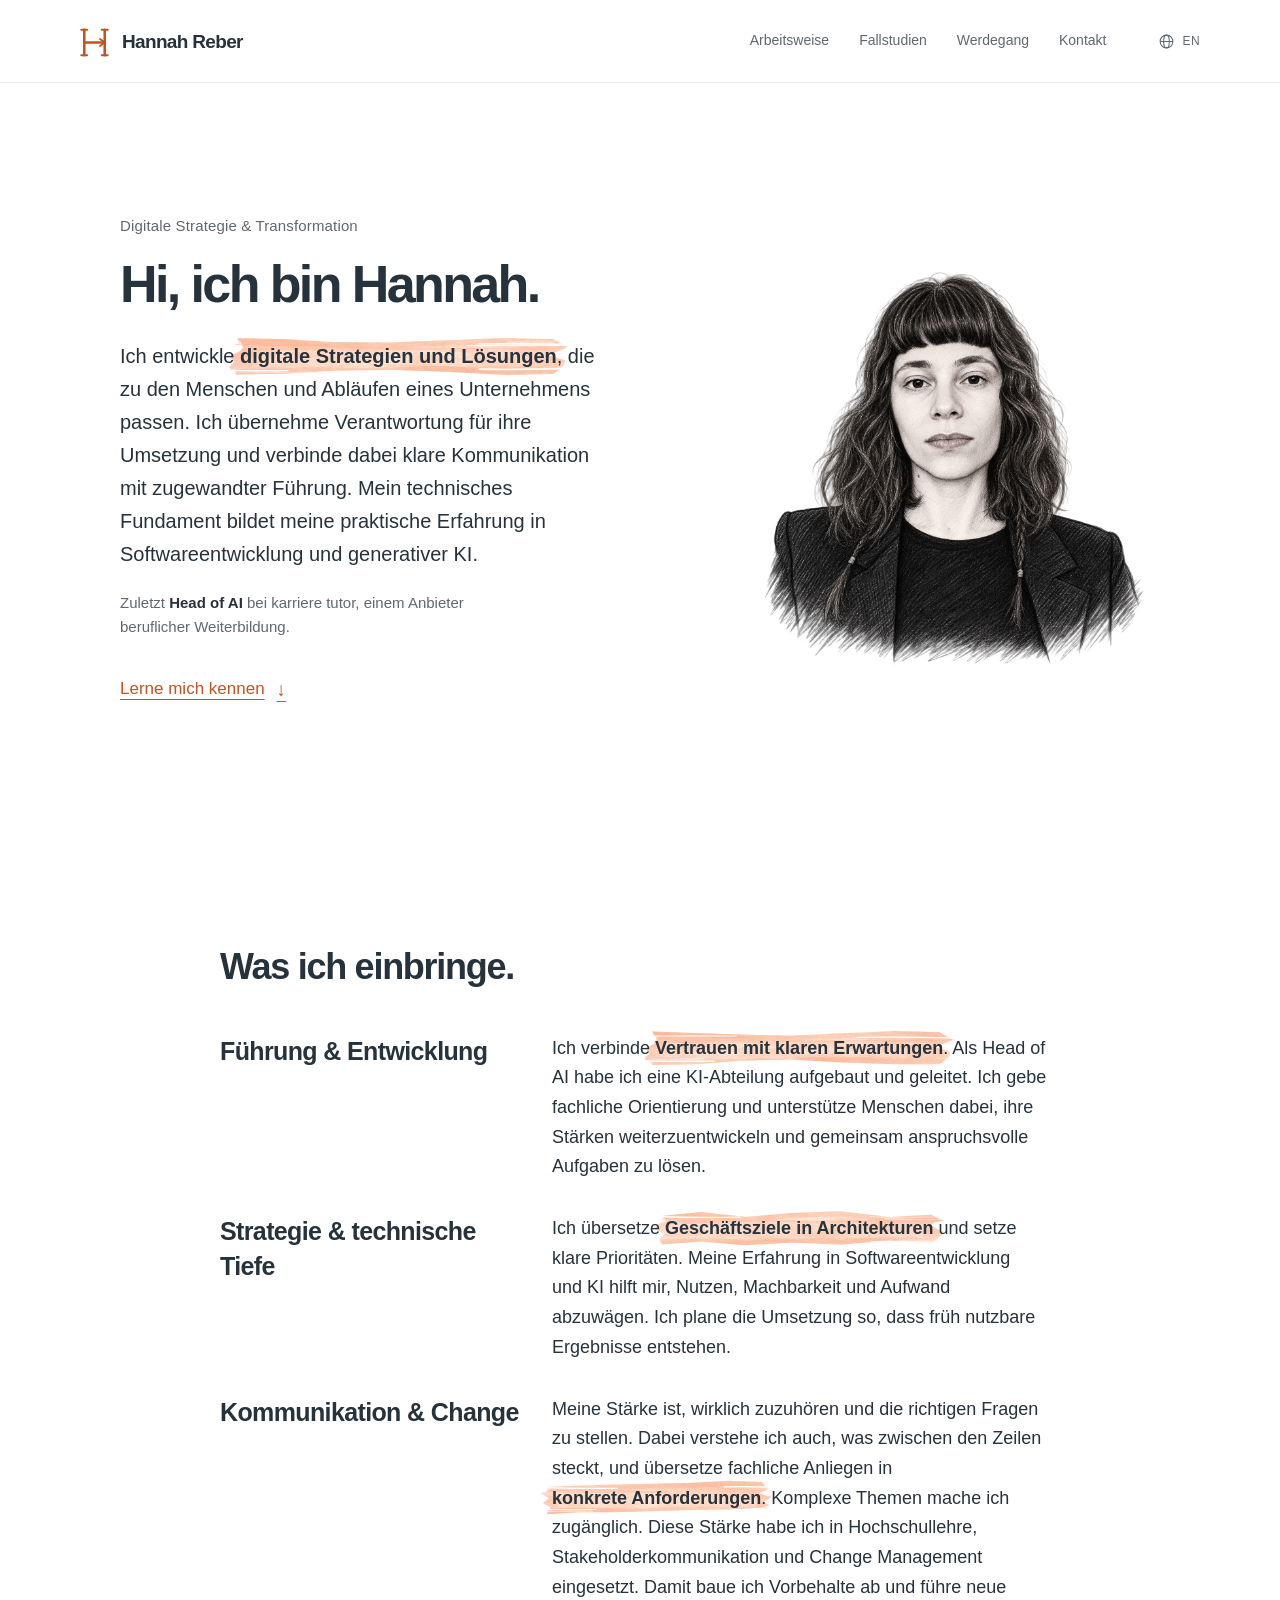
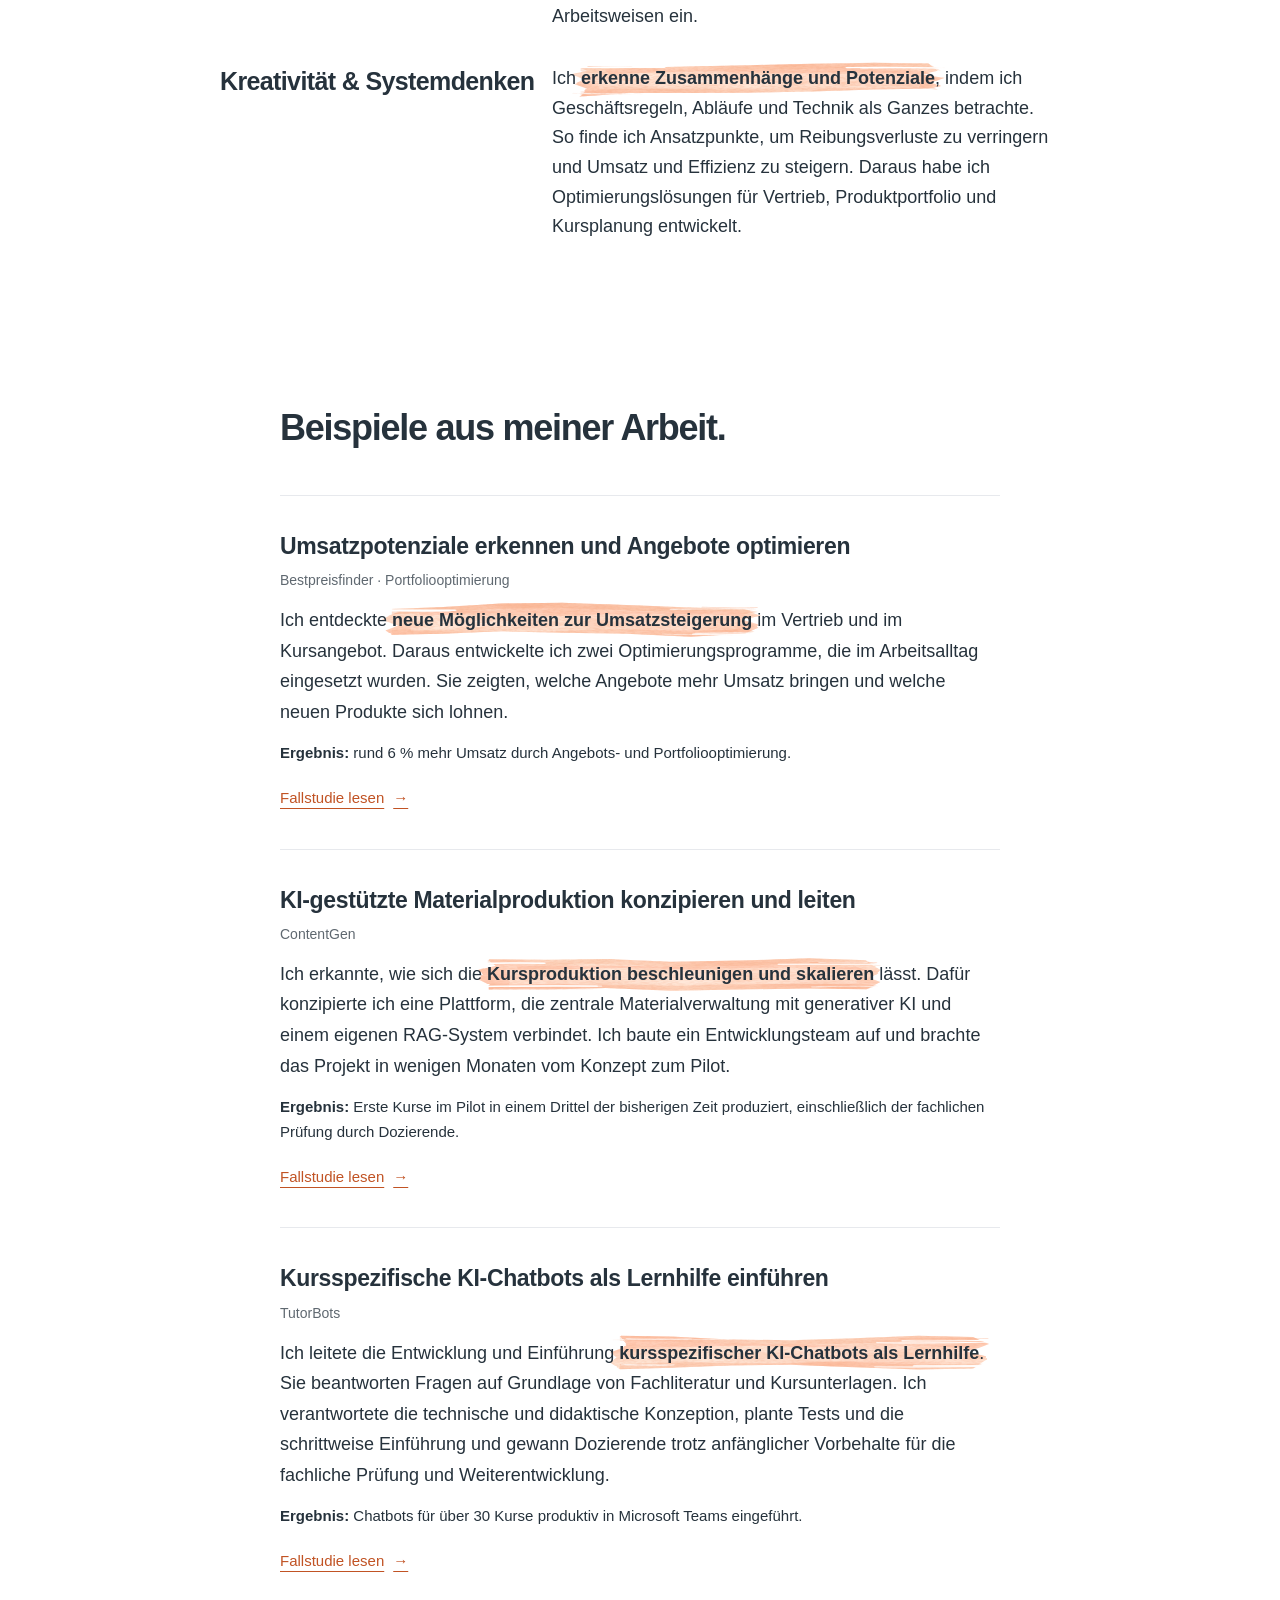
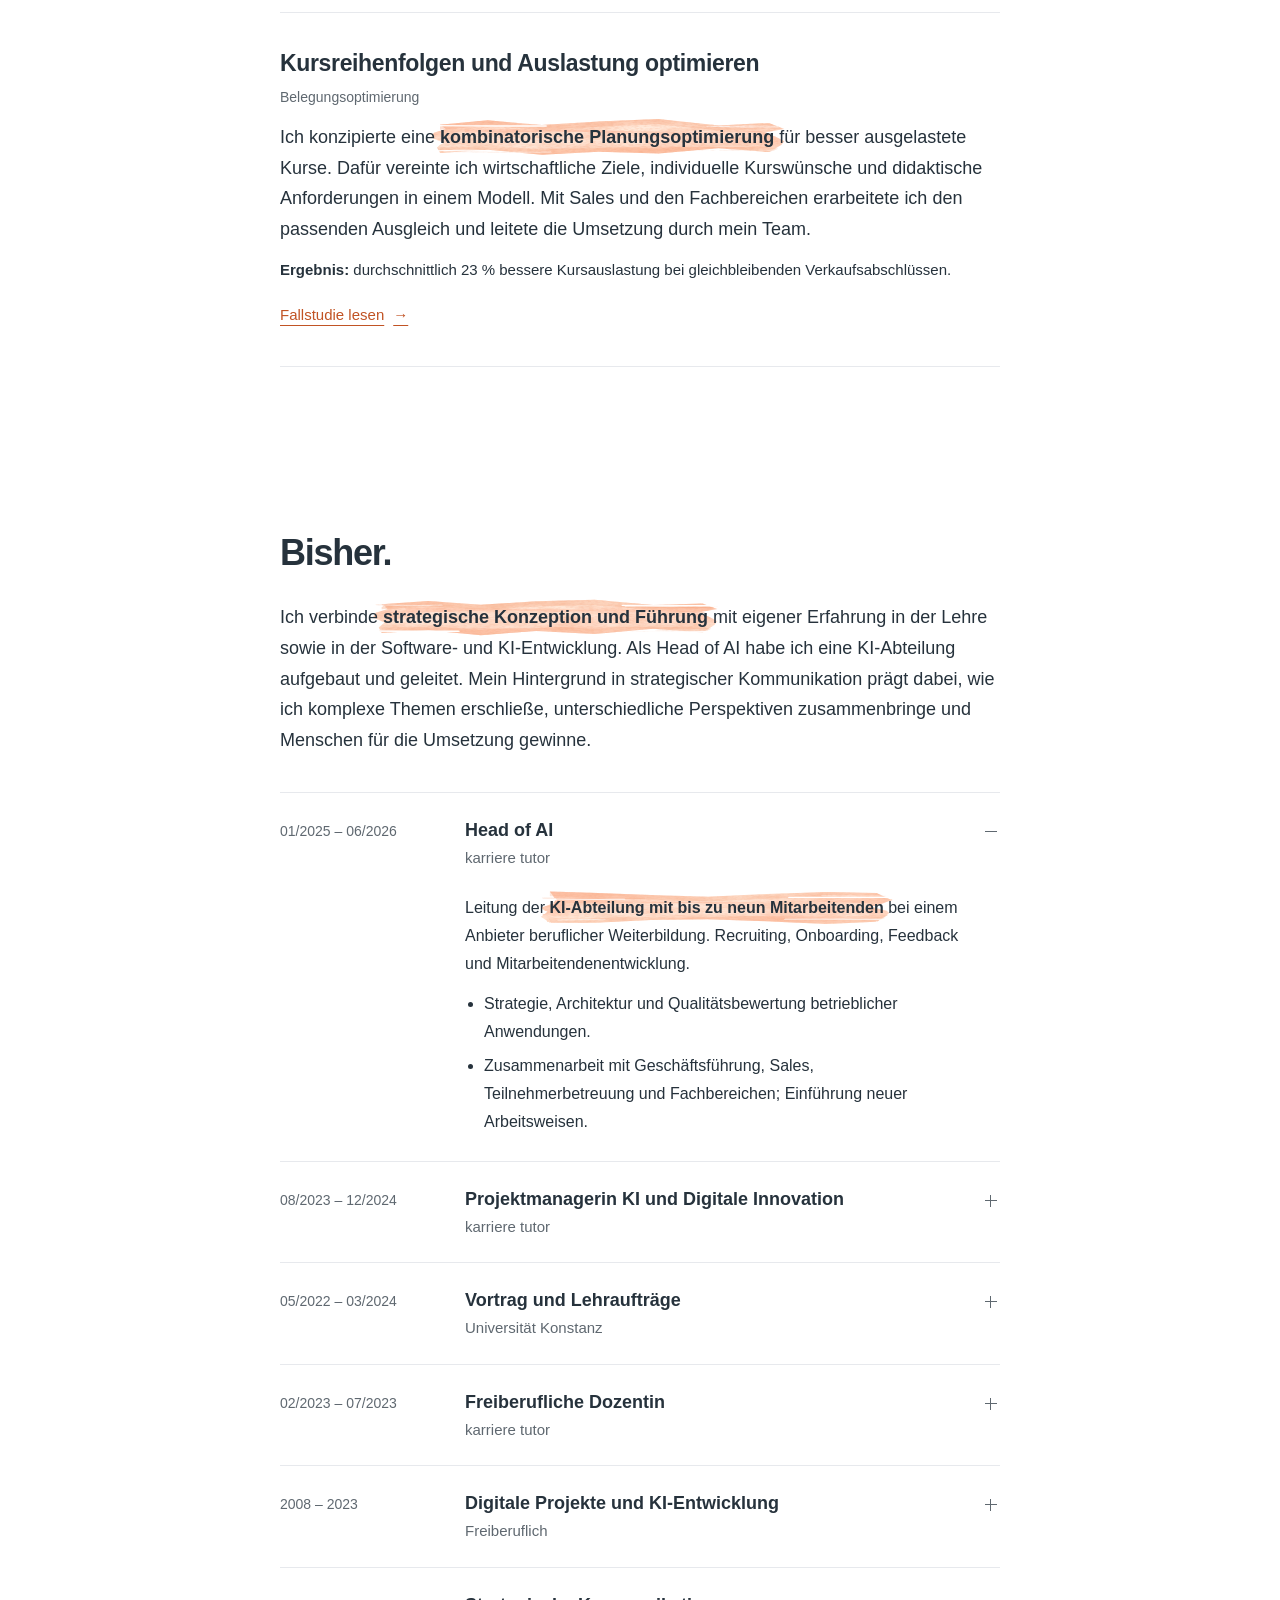
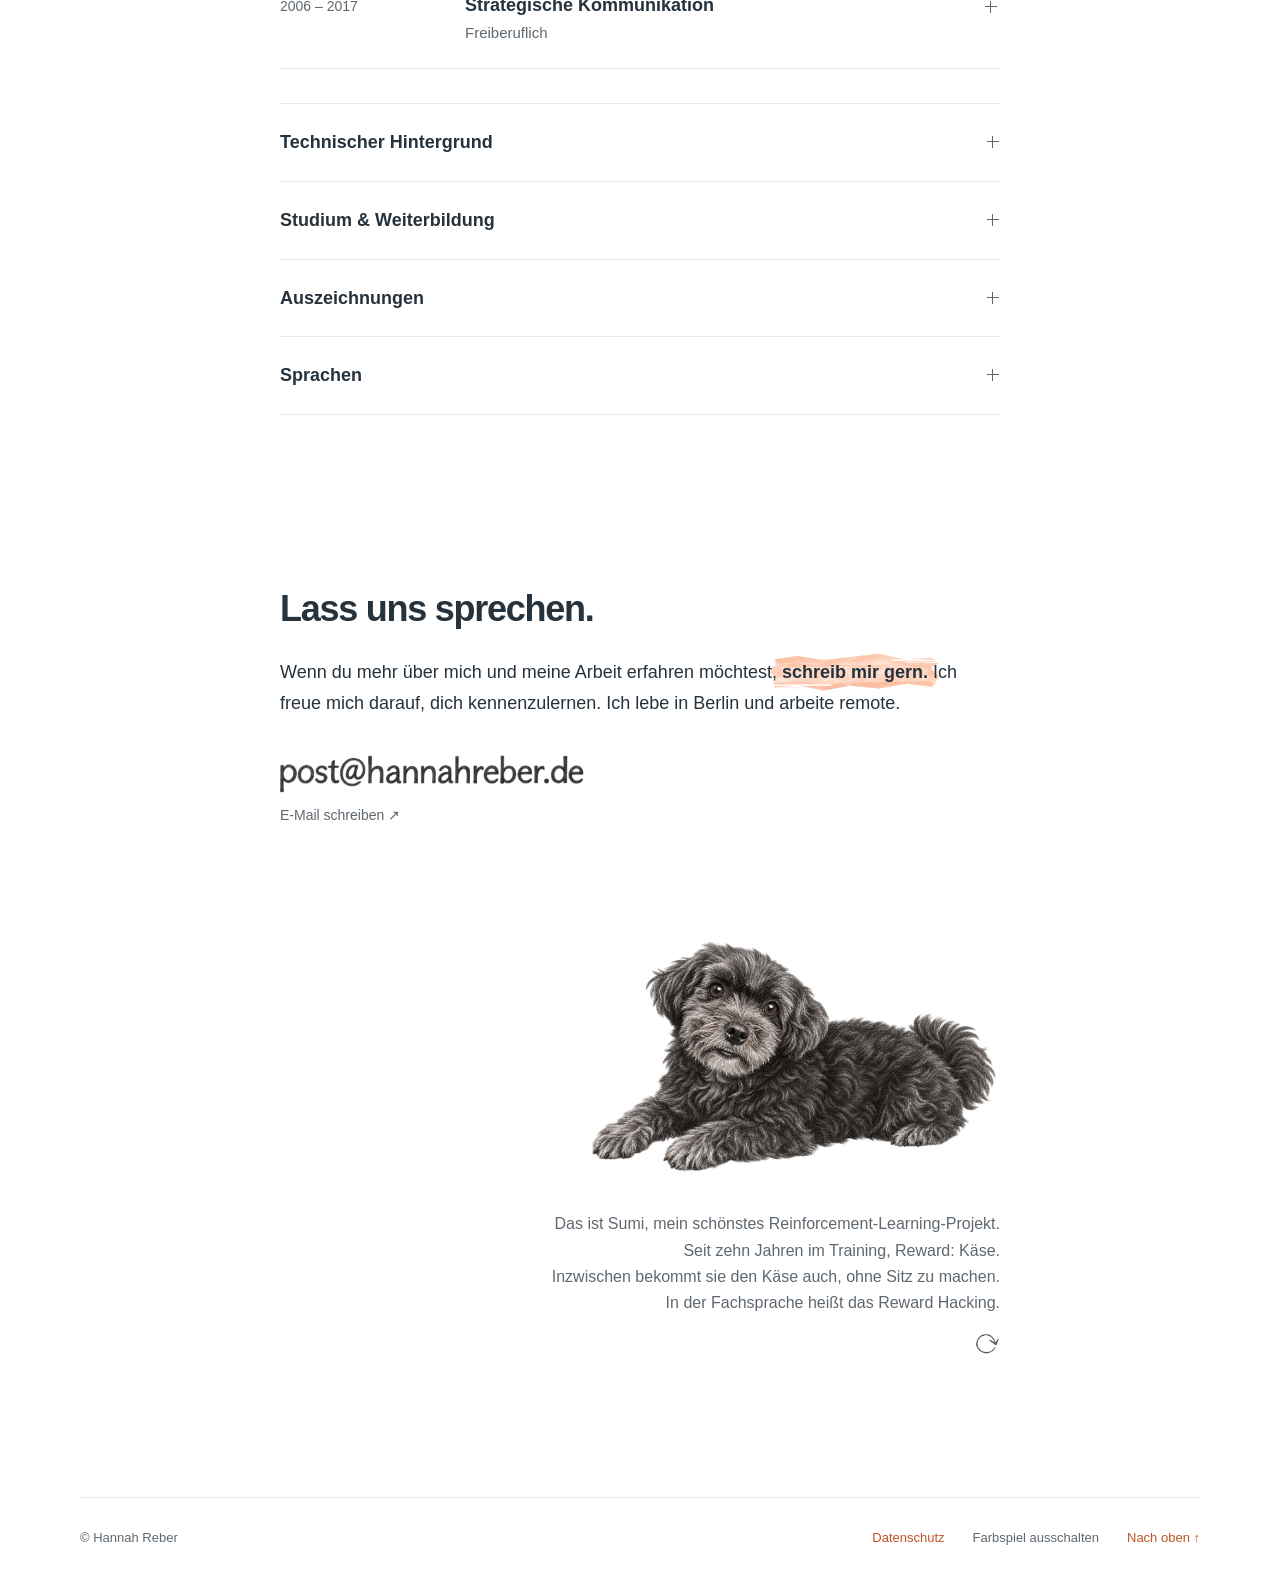
<file: index.html>
<!doctype html>
    <html lang="de" data-reading-accents="on" data-effect="reading-accents" data-calm-effect="verlauf" data-calm-palette="orange">
    <head>
      <meta charset="utf-8"><meta name="viewport" content="width=device-width,initial-scale=1">
      <meta name="color-scheme" content="only light"><meta name="theme-color" content="#ffffff">
      <meta name="robots" content="noindex, nofollow, noimageindex, nosnippet"><meta name="referrer" content="no-referrer">
      <meta name="description" content="Hannah Reber. Digitale Strategie, klare Kommunikation und zugewandte Führung – mit technischer Tiefe. Lerne meine Arbeitsweise und Projekte kennen.">
      <title>Hannah Reber · Digitale Strategie &amp; Transformation</title>
      <link rel="icon" type="image/svg+xml" href="assets/monogram-flow-icon.svg?v=5">
      <link rel="stylesheet" href="styles.css?v=17"><link rel="stylesheet" href="strengths.css?v=10"><link rel="stylesheet" href="reading-accents.css?v=5"><link rel="stylesheet" href="skills.css?v=2"><link rel="stylesheet" href="contact-image.css?v=3"><link rel="stylesheet" href="dog-footnote.css?v=10"><link rel="stylesheet" href="monogram.css?v=3"><script src="monogram.js?v=7" defer></script><script src="portfolio-data.js?v=17" defer></script><script src="app.js?v=19" defer></script><script src="reading-paints.js?v=1" defer></script><script src="reading-accents.js?v=3" defer></script><script src="language-switch.js?v=1" defer></script>
    </head>
    <body>
      <canvas id="pointer-colour" aria-hidden="true"></canvas>
      <a class="skip-link" href="#main-content">Zum Inhalt</a>
      <header class="site-header" data-ink-guard>
        <div class="header-inner"><a class="brand" href="#start" aria-label="Hannah Reber – zum Anfang"><img class="brand-mark" data-monogram src="assets/monogram-flow-brand.svg?v=5" width="29" height="29" alt="" aria-hidden="true" draggable="false"><span>Hannah Reber</span></a>
          <div class="header-actions"><nav aria-label="Hauptnavigation"><a href="#arbeitsweise">Arbeitsweise</a><a href="#fallstudien">Fallstudien</a><a href="#werdegang">Werdegang</a><a href="#kontakt">Kontakt</a></nav><a class="language-switch" data-language-switch href="en/" lang="en" hreflang="en" aria-label="Switch to English"><svg width="17" height="17" viewBox="0 0 24 24" fill="none" stroke="currentColor" stroke-width="1.5" aria-hidden="true" focusable="false"><circle cx="12" cy="12" r="9"/><ellipse cx="12" cy="12" rx="4" ry="9"/><path d="M3 12h18"/></svg><span>EN</span></a></div>
        </div>
      </header>
      <main id="main-content" tabindex="-1">
        <div id="home-view">
          <section class="hero" id="start" aria-labelledby="hero-title">
            <div class="hero-inner">
              <div class="hero-copy" data-ink-guard><p class="role-line">Digitale Strategie &amp; Transformation</p><h1 id="hero-title">Hi, ich bin Hannah.</h1><p class="hero-description" data-marker-scope>Ich entwickle <span class="text-marker">digitale Strategien und Lösungen</span>, die zu den Menschen und Abläufen eines Unternehmens passen. Ich übernehme Verantwortung für ihre Umsetzung und verbinde dabei klare Kommunikation mit zugewandter Führung. Mein technisches Fundament bildet meine praktische Erfahrung in Softwareentwicklung und generativer KI.</p><p class="hero-context">Zuletzt <strong>Head of AI</strong> bei karriere tutor, einem Anbieter beruflicher Weiterbildung.</p><a class="intro-link" href="#arbeitsweise">Lerne mich kennen <span aria-hidden="true">↓</span></a></div>
              <figure class="portrait" data-ink-guard><img src="assets/hannah-portrait.png" alt="Gezeichnetes Porträt von Hannah Reber mit Sakko" width="1254" height="1254" fetchpriority="high"></figure>
            </div>
          </section>
          <section class="story-section" id="arbeitsweise" aria-labelledby="arbeitsweise-title">
            <div class="reading-column"><h2 id="arbeitsweise-title" data-ink-guard>Was ich einbringe.</h2>
              <div class="strength-list">
                <div class="strength-row" data-strength="leadership" data-ink-guard><h3>Führung &amp; Entwicklung</h3><p data-marker-scope>Ich verbinde <span class="text-marker">Vertrauen mit klaren Erwartungen</span>. Als Head of AI habe ich eine KI-Abteilung aufgebaut und geleitet. Ich gebe fachliche Orientierung und unterstütze Menschen dabei, ihre Stärken weiterzuentwickeln und gemeinsam anspruchsvolle Aufgaben zu lösen.</p></div>
                <div class="strength-row" data-strength="strategy" data-ink-guard><h3>Strategie &amp; technische Tiefe</h3><p data-marker-scope>Ich übersetze <span class="text-marker">Geschäftsziele in Architekturen</span> und setze klare Prioritäten. Meine Erfahrung in Softwareentwicklung und KI hilft mir, Nutzen, Machbarkeit und Aufwand abzuwägen. Ich plane die Umsetzung so, dass früh nutzbare Ergebnisse entstehen.</p></div>
                <div class="strength-row" data-strength="communication" data-ink-guard><h3>Kommunikation &amp; Change</h3><p data-marker-scope>Meine Stärke ist, wirklich zuzuhören und die richtigen Fragen zu stellen. Dabei verstehe ich auch, was zwischen den Zeilen steckt, und übersetze fachliche Anliegen in <span class="text-marker">konkrete Anforderungen</span>. Komplexe Themen mache ich zugänglich. Diese Stärke habe ich in Hochschullehre, Stakeholderkommunikation und Change Management eingesetzt. Damit baue ich Vorbehalte ab und führe neue Arbeitsweisen ein.</p></div>
                <div class="strength-row" data-strength="creativity" data-ink-guard><h3>Kreativität &amp; Systemdenken</h3><p data-marker-scope>Ich <span class="text-marker">erkenne Zusammenhänge und Potenziale</span>, indem ich Geschäftsregeln, Abläufe und Technik als Ganzes betrachte. So finde ich Ansatzpunkte, um Reibungsverluste zu verringern und Umsatz und Effizienz zu steigern. Daraus habe ich Optimierungslösungen für Vertrieb, Produktportfolio und Kursplanung entwickelt.</p></div>
              </div>
            </div>
          </section>
          <section class="story-section" id="fallstudien" aria-labelledby="fallstudien-title"><div class="reading-column"><h2 id="fallstudien-title" data-ink-guard>Beispiele aus meiner Arbeit.</h2><div class="project-list"><a class="project-link" data-marker-tone="blue" href="#fallstudie/angebotsoptimierung"><div class="project-copy" data-ink-guard><h3>Umsatzpotenziale erkennen und Angebote optimieren</h3><p class="project-name">Bestpreisfinder · Portfoliooptimierung</p><p data-marker-scope>Ich entdeckte <span class="text-marker">neue Möglichkeiten zur Umsatzsteigerung</span> im Vertrieb und im Kursangebot. Daraus entwickelte ich zwei Optimierungsprogramme, die im Arbeitsalltag eingesetzt wurden. Sie zeigten, welche Angebote mehr Umsatz bringen und welche neuen Produkte sich lohnen.</p><p class="project-outcome" data-marker-scope><span>Ergebnis:</span> rund 6 % mehr Umsatz durch Angebots- und Portfoliooptimierung.</p><span class="read-link">Fallstudie lesen <span aria-hidden="true">→</span></span></div></a><a class="project-link" data-marker-tone="yellow" href="#fallstudie/contentgen"><div class="project-copy" data-ink-guard><h3>KI-gestützte Materialproduktion konzipieren und leiten</h3><p class="project-name">ContentGen</p><p data-marker-scope>Ich erkannte, wie sich die <span class="text-marker">Kursproduktion beschleunigen und skalieren</span> lässt. Dafür konzipierte ich eine Plattform, die zentrale Materialverwaltung mit generativer KI und einem eigenen RAG-System verbindet. Ich baute ein Entwicklungsteam auf und brachte das Projekt in wenigen Monaten vom Konzept zum Pilot.</p><p class="project-outcome" data-marker-scope><span>Ergebnis:</span> Erste Kurse im Pilot in einem Drittel der bisherigen Zeit produziert, einschließlich der fachlichen Prüfung durch Dozierende.</p><span class="read-link">Fallstudie lesen <span aria-hidden="true">→</span></span></div></a><a class="project-link" data-marker-tone="green" href="#fallstudie/tutorbots"><div class="project-copy" data-ink-guard><h3>Kursspezifische KI-Chatbots als Lernhilfe einführen</h3><p class="project-name">TutorBots</p><p data-marker-scope>Ich leitete die Entwicklung und Einführung <span class="text-marker">kursspezifischer KI-Chatbots als Lernhilfe</span>. Sie beantworten Fragen auf Grundlage von Fachliteratur und Kursunterlagen. Ich verantwortete die technische und didaktische Konzeption, plante Tests und die schrittweise Einführung und gewann Dozierende trotz anfänglicher Vorbehalte für die fachliche Prüfung und Weiterentwicklung.</p><p class="project-outcome" data-marker-scope><span>Ergebnis:</span> Chatbots für über 30 Kurse produktiv in Microsoft Teams eingeführt.</p><span class="read-link">Fallstudie lesen <span aria-hidden="true">→</span></span></div></a><a class="project-link" data-marker-tone="pink" href="#fallstudie/belegungsoptimierung"><div class="project-copy" data-ink-guard><h3>Kursreihenfolgen und Auslastung optimieren</h3><p class="project-name">Belegungsoptimierung</p><p data-marker-scope>Ich konzipierte eine <span class="text-marker">kombinatorische Planungsoptimierung</span> für besser ausgelastete Kurse. Dafür vereinte ich wirtschaftliche Ziele, individuelle Kurswünsche und didaktische Anforderungen in einem Modell. Mit Sales und den Fachbereichen erarbeitete ich den passenden Ausgleich und leitete die Umsetzung durch mein Team.</p><p class="project-outcome" data-marker-scope><span>Ergebnis:</span> durchschnittlich 23 % bessere Kursauslastung bei gleichbleibenden Verkaufsabschlüssen.</p><span class="read-link">Fallstudie lesen <span aria-hidden="true">→</span></span></div></a></div></div></section>
          <section class="story-section" id="werdegang" aria-labelledby="werdegang-title"><div class="reading-column"><h2 id="werdegang-title" data-ink-guard>Bisher.</h2><p class="section-intro" data-marker-scope data-ink-guard>Ich verbinde <span class="text-marker">strategische Konzeption und Führung</span> mit eigener Erfahrung in der Lehre sowie in der Software- und KI-Entwicklung. Als Head of AI habe ich eine KI-Abteilung aufgebaut und geleitet. Mein Hintergrund in strategischer Kommunikation prägt dabei, wie ich komplexe Themen erschließe, unterschiedliche Perspektiven zusammenbringe und Menschen für die Umsetzung gewinne.</p><div class="career-list"><details class="career-entry" data-career="head-ai" open><summary data-ink-guard><span class="career-date">01/2025 – 06/2026</span><span class="career-label"><strong>Head of AI</strong><span>karriere tutor</span></span><span class="disclosure-sign" aria-hidden="true"></span></summary><div class="career-body" data-ink-guard><p data-marker-scope>Leitung der <span class="text-marker">KI-Abteilung mit bis zu neun Mitarbeitenden</span> bei einem Anbieter beruflicher Weiterbildung. Recruiting, Onboarding, Feedback und Mitarbeitendenentwicklung.</p><ul><li data-marker-scope>Strategie, Architektur und Qualitätsbewertung betrieblicher Anwendungen.</li><li data-marker-scope>Zusammenarbeit mit Geschäftsführung, Sales, Teilnehmerbetreuung und Fachbereichen; Einführung neuer Arbeitsweisen.</li></ul></div></details><details class="career-entry" data-career="projektmanagement" ><summary data-ink-guard><span class="career-date">08/2023 – 12/2024</span><span class="career-label"><strong>Projektmanagerin KI und Digitale Innovation</strong><span>karriere tutor</span></span><span class="disclosure-sign" aria-hidden="true"></span></summary><div class="career-body" data-ink-guard><p data-marker-scope><span class="text-marker">Betriebliche Potenziale erkunden</span>, Anforderungen klären und digitale Lösungen entwickeln und steuern.</p><ul><li data-marker-scope>Analyse betrieblicher Abläufe, technische Konzeption und Abstimmung mit Fachbereichen.</li></ul></div></details><details class="career-entry" data-career="konstanz" ><summary data-ink-guard><span class="career-date">05/2022 – 03/2024</span><span class="career-label"><strong>Vortrag und Lehraufträge</strong><span>Universität Konstanz</span></span><span class="disclosure-sign" aria-hidden="true"></span></summary><div class="career-body" data-ink-guard><p data-marker-scope>Vortrag sowie Seminare zu KI, Python, Machine Learning und Quantum Computing im Zeitraum 2022–2024.</p><ul><li data-marker-scope>ADILT-Ringvorlesung am 5. Mai 2022: „Roboter-Erziehung. Einblick in die Perspektive einer Computer-Künstlerin“.</li><li data-marker-scope>Quantum-Computing-Seminar im November 2022.</li><li data-marker-scope>Weitere Lehraufträge im Sommersemester 2023 und Wintersemester 2023/24.</li><li data-marker-scope>Komplexe <span class="text-marker">technische Zusammenhänge verständlich vermitteln</span>.</li></ul><a class="qualification-source" href="https://streaming.uni-konstanz.de/vorlesungen/sommersemester-2022/key-16710-20221/" target="_blank" rel="noopener noreferrer">Vortrag an der Universität Konstanz <span aria-hidden="true">↗</span></a></div></details><details class="career-entry" data-career="dozentin-kt" ><summary data-ink-guard><span class="career-date">02/2023 – 07/2023</span><span class="career-label"><strong>Freiberufliche Dozentin</strong><span>karriere tutor</span></span><span class="disclosure-sign" aria-hidden="true"></span></summary><div class="career-body" data-ink-guard><p data-marker-scope>Freiberufliche <span class="text-marker">Lehre in der beruflichen Weiterbildung</span>.</p></div></details><details class="career-entry" data-career="freelance-development" ><summary data-ink-guard><span class="career-date">2008 – 2023</span><span class="career-label"><strong>Digitale Projekte und KI-Entwicklung</strong><span>Freiberuflich</span></span><span class="disclosure-sign" aria-hidden="true"></span></summary><div class="career-body" data-ink-guard><p data-marker-scope>Ab 2020 entwickelte ich Software und ab 2021 <span class="text-marker">kundenspezifische KI-Lösungen</span>. Dazu gehörten Prototypen, Modellanpassungen und technische Beratung. Meine Arbeit mit digitalen Medien und generativen künstlerischen Verfahren begann 2008 während meiner Zeit an der Filmhochschule.</p><ul><li data-marker-scope>Mit „Creative Quantum AI“ gewann ich 2021 gemeinsam mit dem von mir geleiteten Team den <span class="text-marker">SAAI-Factory-Hackathon</span>. Mein technischer Beitrag lag im Quantum Reinforcement Learning.</li></ul></div></details><details class="career-entry" data-career="freelance-communication" ><summary data-ink-guard><span class="career-date">2006 – 2017</span><span class="career-label"><strong>Strategische Kommunikation</strong><span>Freiberuflich</span></span><span class="disclosure-sign" aria-hidden="true"></span></summary><div class="career-body" data-ink-guard><p data-marker-scope>Ich entwickelte <span class="text-marker">Kommunikationsstrategien und -konzepte</span>, übernahm Pressearbeit und erstellte Content. Ein weiterer Schwerpunkt war die Wissenschaftskommunikation mit der Konzeption und Ausarbeitung wissenschaftlicher Texte.</p><ul><li data-marker-scope>2016 wurde ein Kommunikationsprojekt, an dem ich maßgeblich mitwirkte, mit einem <span class="text-marker">FOX AWARD in Gold</span> für externe Kommunikation ausgezeichnet.</li><li data-marker-scope>Aus meiner gesamten Zusammenarbeit mit A&amp;B One bringe ich Erfahrung aus Projekten für das Bundesministerium für Bildung und Forschung und die Hans-Böckler-Stiftung mit.</li></ul></div></details></div>
            <details class="background-details technical-background" id="technical-background"><summary data-ink-guard><span>Technischer Hintergrund</span><span class="disclosure-sign" aria-hidden="true"></span></summary><div class="technical-content"><div class="technical-group" data-ink-guard data-marker-tone="blue"><h3>Architektur &amp; Integration</h3><p data-marker-scope>Ich entwerfe <span class="text-marker">Datenflüsse, Schnittstellen und Zugriffsmodelle</span> und verbinde Anwendungen mit vorhandenen Unternehmenssystemen. Praktische Erfahrung bringe ich unter anderem mit Azure, Google Cloud / Vertex AI und der Integration in CRM-Systeme und Microsoft Teams mit.</p></div><div class="technical-group" data-ink-guard data-marker-tone="green"><h3>KI &amp; Wissenssysteme</h3><p data-marker-scope>Ich konzipiere <span class="text-marker">eigene RAG-Systeme und mehrstufige LLM-Workflows</span>, unter anderem mit LangChain. Dazu gehören die Aufbereitung von Fachliteratur und multimodalen Inhalten sowie die Qualitätsbewertung gemeinsam mit Fachexpertinnen und Fachexperten. Meine Erfahrung umfasst auch klassische Datenanalyse und Machine Learning, etwa Prognosemodelle und die Analyse und Vorhersage von Rankings für Weiterbildungsangebote.</p></div><div class="technical-group" data-ink-guard data-marker-tone="pink"><h3>Mathematische Optimierung</h3><p data-marker-scope>Ich übersetze Geschäftsziele und betriebliche Regeln in <span class="text-marker">Optimierungsmodelle</span> – für Preis- und Portfolioentscheidungen ebenso wie für Kursplanung und Auslastung. Dafür habe ich mit Python, Google OR-Tools und PuLP gearbeitet.</p></div></div></details>
            <details class="background-details"><summary data-ink-guard><span>Studium &amp; Weiterbildung</span><span class="disclosure-sign" aria-hidden="true"></span></summary><ul class="qualification-list" data-ink-guard><li><strong>B.A. Medien- und Kommunikationswissenschaft</strong><span>Universität Mannheim · 2008 · Abschlussnote 1,3</span></li><li><strong>Masterstudium Medienwissenschaft</strong><span>HFF Potsdam-Babelsberg · 2008 – 2010</span></li><li><strong>Ausbildereignung</strong><span>AdA-Schein</span></li><li><strong>Data Analytics Bootcamp</strong><span>Ironhack Berlin · 2020 · Neun Wochen in Vollzeit</span></li><li><strong>Mathematics for Machine Learning</strong><span>Imperial College London / Coursera · 2021</span></li><li><strong>IBM Certified Associate Developer - Quantum Computation using Qiskit v0.2X</strong><span>IBM Professional Certification · 2021 · Erworben am 31.07.2021</span><a class="qualification-source" href="https://www.credly.com/badges/fb928493-2463-47c1-9133-5769889645fa" target="_blank" rel="noopener noreferrer">Zertifikat ansehen <span aria-hidden="true">↗</span></a></li><li><strong>Deep Neural Networks with PyTorch</strong><span>IBM / Coursera · 2020 · Mit Honors</span></li></ul></details>
            <details class="background-details"><summary data-ink-guard><span>Auszeichnungen</span><span class="disclosure-sign" aria-hidden="true"></span></summary><ul class="qualification-list" data-ink-guard><li><strong>SAAI Factory – Prize for Awesome</strong><span>2021 · Teamprojekt Creative Quantum AI. Mein Beitrag: Konzept, Quantum Coding und Quantum Reinforcement Learning.</span><a class="qualification-source" href="https://devpost.com/software/creative-quantum-ai" target="_blank" rel="noopener noreferrer">Projekt und Auszeichnung ansehen <span aria-hidden="true">↗</span></a></li><li><strong>COCA Artist of the Year</strong><span>2020 · Kategorie New Visual Media</span></li></ul></details>
            <details class="background-details"><summary data-ink-guard><span>Sprachen</span><span class="disclosure-sign" aria-hidden="true"></span></summary><div class="technical-content" data-ink-guard><p>Deutsch: Muttersprache. Englisch: C1.</p></div></details>
          </div></section>
          <section class="story-section contact-section" id="kontakt" aria-labelledby="kontakt-title"><div class="reading-column" data-ink-guard><h2 id="kontakt-title">Lass uns sprechen.</h2><p data-marker-scope>Wenn du mehr über mich und meine Arbeit erfahren möchtest, <span class="text-marker">schreib mir gern.</span> Ich freue mich darauf, dich kennenzulernen. Ich lebe in Berlin und arbeite remote.</p><button class="email-image-button" id="email-contact" type="button" aria-label="E-Mail an Hannah Reber schreiben"><span class="email-image-frame" aria-hidden="true"><img class="email-image" src="assets/contact-lettering.png" alt="" width="2172" height="724" loading="lazy" draggable="false"></span><span class="email-action-label" aria-hidden="true">E-Mail schreiben <span>↗</span></span></button><figure class="personal-footnote"><button class="dog-portrait-button" id="dog-image-next" type="button" aria-label="Sumi – nächsten Spruch anzeigen" title="Auf Sumi klicken: nächster Spruch" disabled><img src="assets/hannah-dog-graphite.png" alt="Graphitzeichnung von Sumi, Hannahs Hündin, die entspannt liegt und zum Betrachter schaut" width="1536" height="1024" loading="lazy" draggable="false"></button><figcaption><div class="dog-quote-frame"><span id="dog-quote" aria-live="polite" aria-atomic="true">Das ist Sumi, mein schönstes Reinforcement-Learning-Projekt.
Seit zehn Jahren im Training, Reward: Käse.
Inzwischen bekommt sie den Käse auch, ohne Sitz zu machen.
In der Fachsprache heißt das Reward Hacking.</span><span class="dog-quote-sizer" aria-hidden="true" inert><span>Das ist Sumi, mein schönstes Reinforcement-Learning-Projekt.
Seit zehn Jahren im Training, Reward: Käse.
Inzwischen bekommt sie den Käse auch, ohne Sitz zu machen.
In der Fachsprache heißt das Reward Hacking.</span><span>Sumi, Chief Morale Officer. Arbeitet viel im Hintergrund.
Genauer gesagt unter meinem Schreibtisch.</span><span>Ja, das ist ein strategisch platziertes Bild von meinem Hund.
Ich verstehe auch etwas von Marketing.</span><span>Für Sumi gibt es zwei Kategorien von Menschen.
Freund und Postbote.</span><span>Sumi, Head of Snacks. Denkt nie über den Tellerrand hinaus.
Was auf dem Teller ist, reicht ihr völlig.</span><span>Meine Expertin für nonverbale Kommunikation.
Diesen Blick setzt Sumi inzwischen auch bei Gästen ein.
Transfer Learning funktioniert hervorragend.</span><span>Sumi. Arbeitet ergebnisoffen,
solange das Ergebnis Käse ist.</span><span>Unsere Sicherheitsbeauftragte bellt auch, wenn es im Fernsehen klingelt.
Klassischer False Positive.</span></span></div><button id="dog-quote-next" class="dog-quote-next" type="button" aria-label="Nächsten Sumi-Spruch anzeigen" title="Nächster Spruch" hidden><img src="assets/refresh-graphite-v6.png" width="26" height="26" alt="" aria-hidden="true" loading="lazy" draggable="false"></button></figcaption></figure></div></section>
        </div>
        <div id="case-view" hidden><article class="case-page reading-column"><a class="back-link" href="#fallstudien" data-ink-guard><span aria-hidden="true">←</span> Zurück zu den Fallstudien</a><div id="case-body"></div></article></div>
      </main>
      <footer class="site-footer" data-ink-guard><span>© Hannah Reber</span><div><a href="datenschutz.html">Datenschutz</a><button id="motion-toggle" type="button" aria-pressed="false">Farbspiel ausschalten</button><a href="#start">Nach oben <span aria-hidden="true">↑</span></a></div></footer>
      <noscript><style>#motion-toggle{display:none}.intro-link{display:inline}</style><p class="noscript-note">Die Vorstellung und der Werdegang sind direkt lesbar. Für die Fallstudien aktiviere bitte JavaScript.</p></noscript>
    </body>
    </html>
</file>
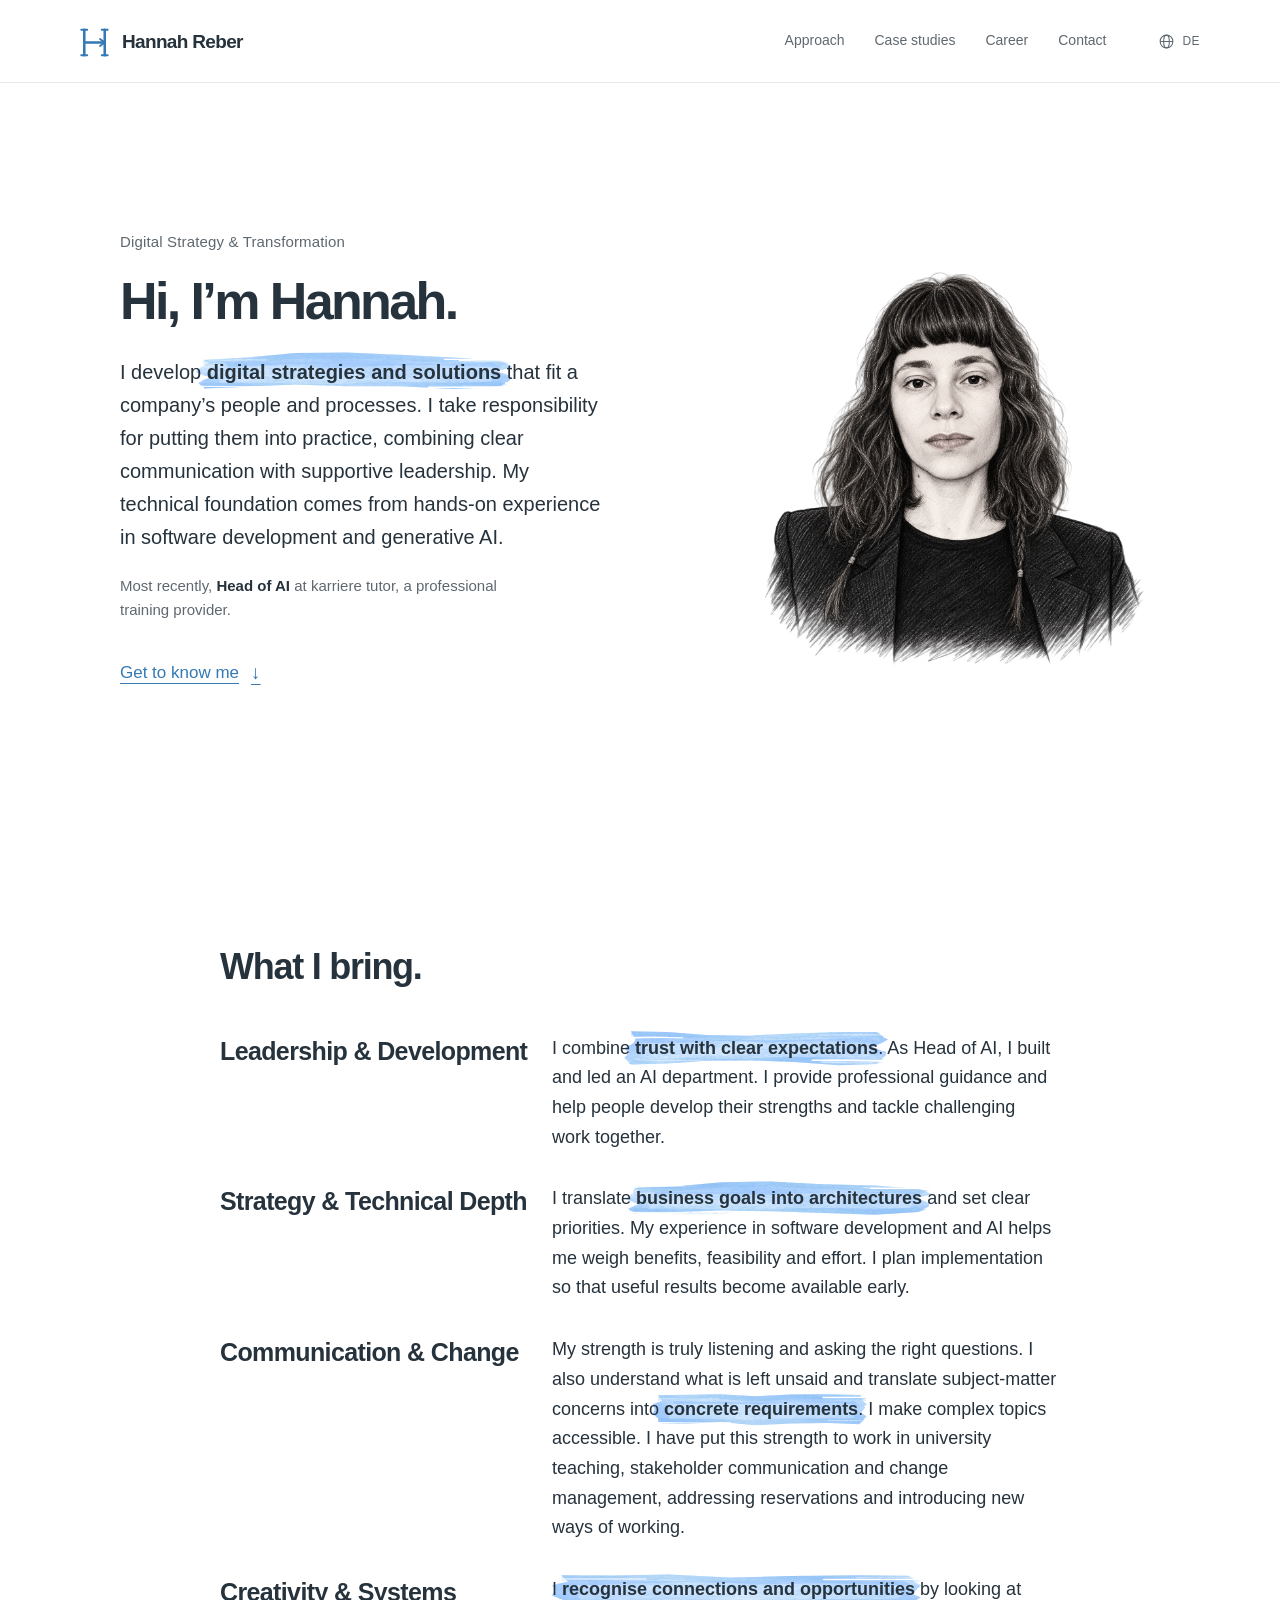
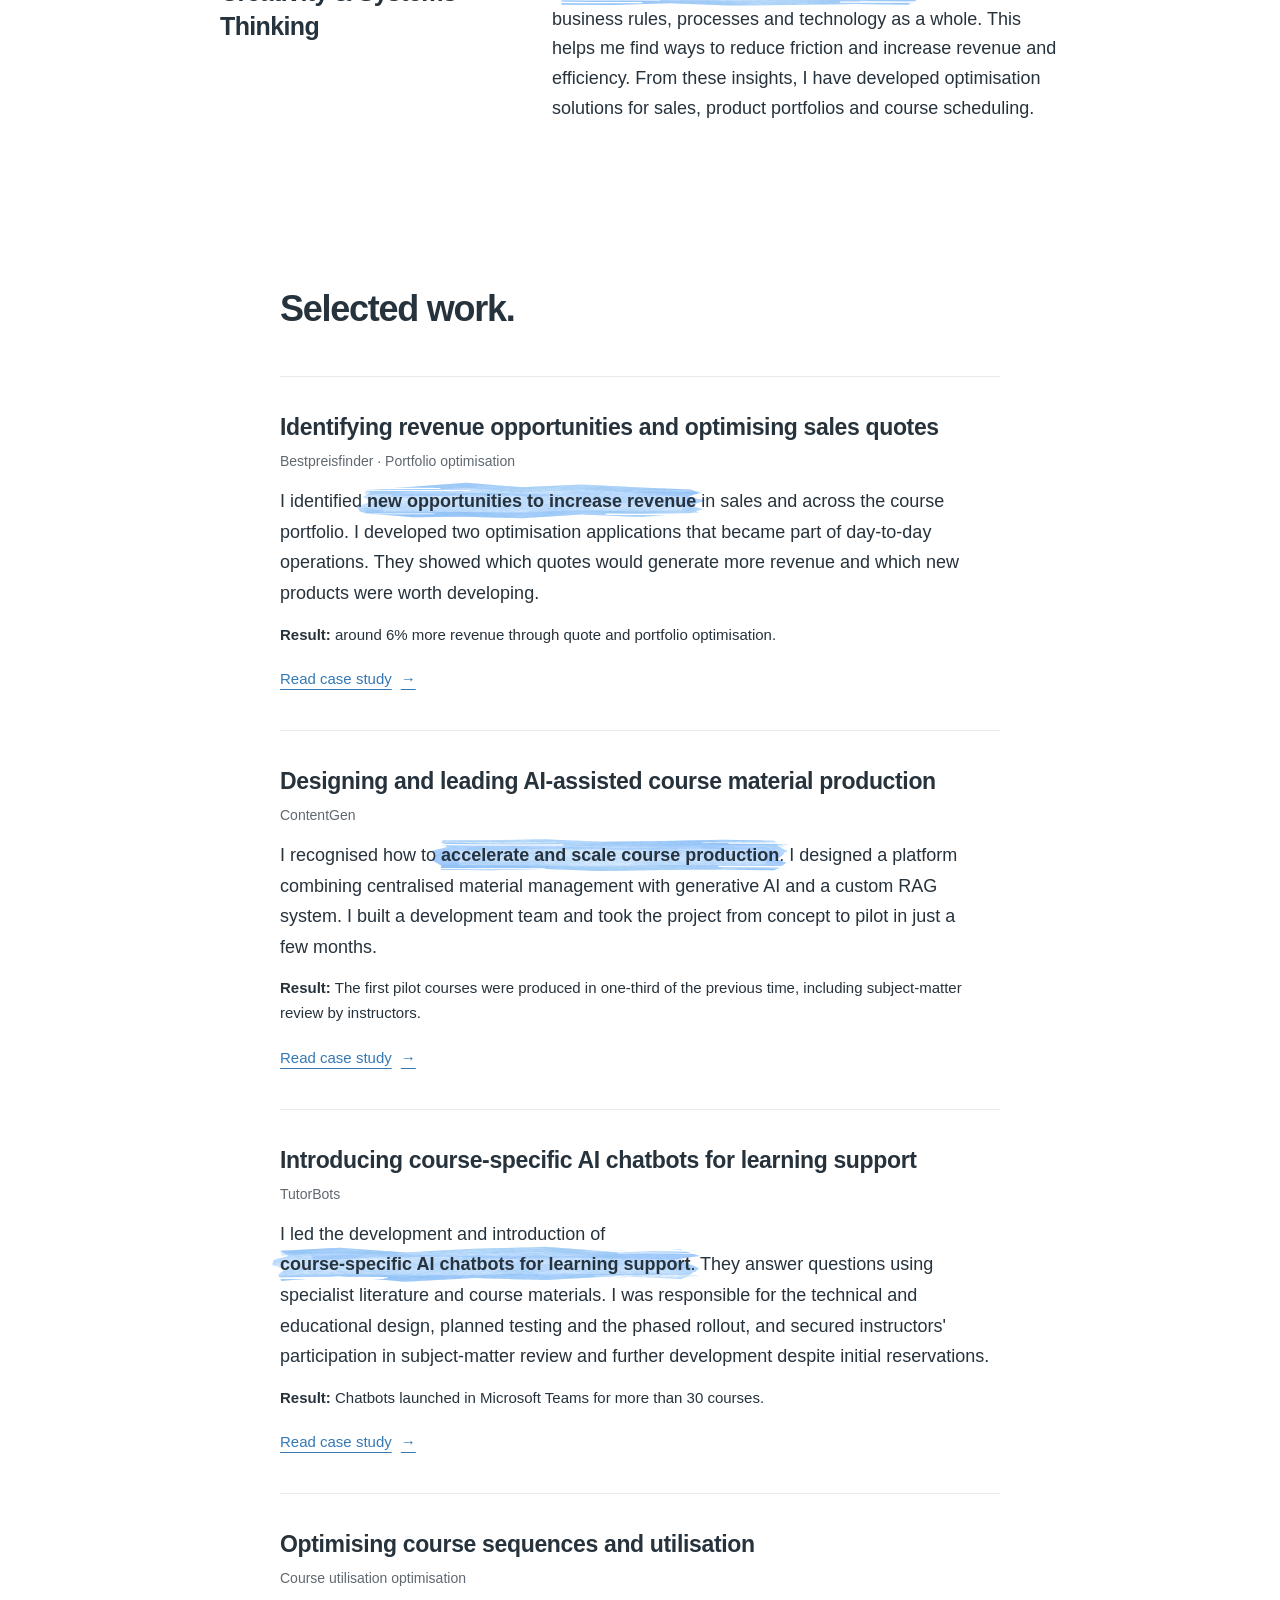
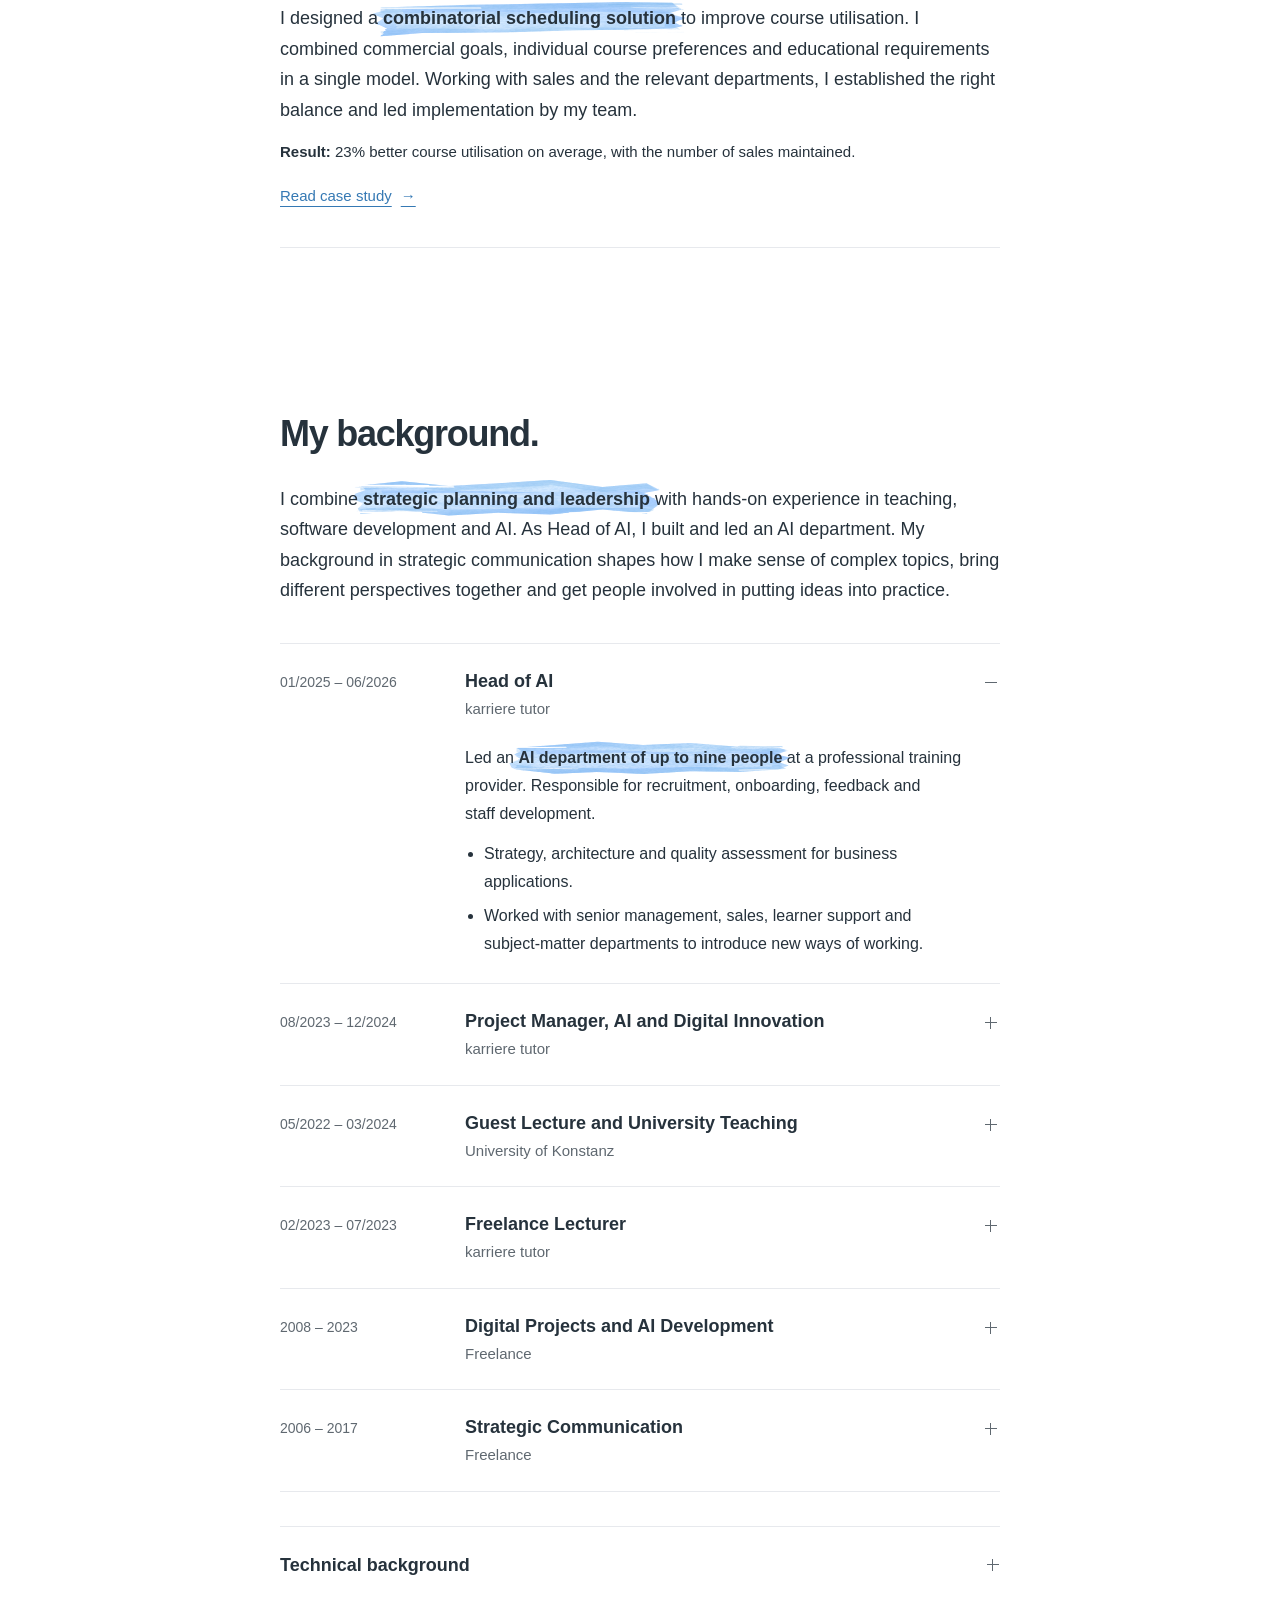
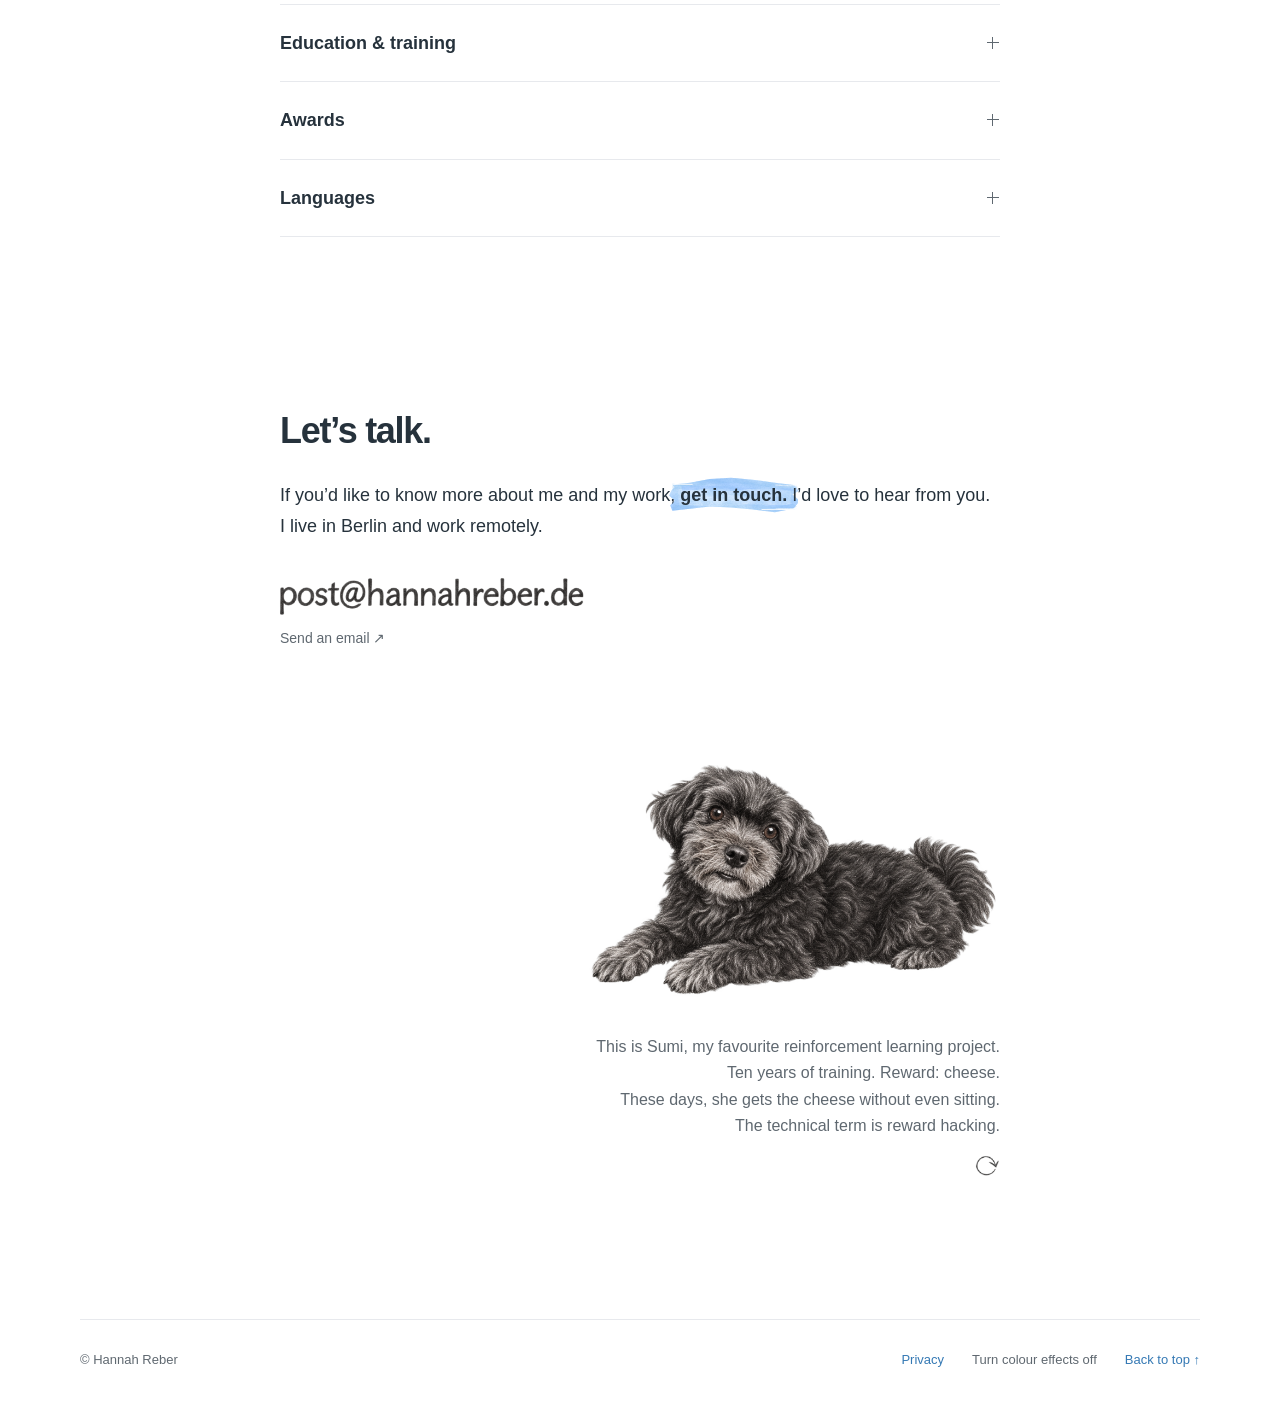
<file: en/index.html>
<!doctype html>
    <html lang="en" data-reading-accents="on" data-effect="reading-accents" data-calm-effect="verlauf" data-calm-palette="blue">
    <head>
      <meta charset="utf-8"><meta name="viewport" content="width=device-width,initial-scale=1">
      <meta name="color-scheme" content="only light"><meta name="theme-color" content="#ffffff">
      <meta name="robots" content="noindex, nofollow, noimageindex, nosnippet"><meta name="referrer" content="no-referrer">
      <meta name="description" content="Hannah Reber. Digital strategy, clear communication and supportive leadership, grounded in technical expertise. Explore my approach and projects.">
      <title>Hannah Reber · Digital Strategy &amp; Transformation</title>
      <link rel="icon" type="image/svg+xml" href="../assets/monogram-flow-icon-en.svg?v=5">
      <link rel="stylesheet" href="../styles.css?v=17"><link rel="stylesheet" href="../strengths.css?v=10"><link rel="stylesheet" href="../reading-accents.css?v=5"><link rel="stylesheet" href="../skills.css?v=2"><link rel="stylesheet" href="../contact-image.css?v=3"><link rel="stylesheet" href="../dog-footnote.css?v=10"><link rel="stylesheet" href="../monogram.css?v=3"><script src="../monogram.js?v=7" defer></script><script src="portfolio-data.js?v=17" defer></script><script src="../app.js?v=19" defer></script><script src="../reading-paints.js?v=1" defer></script><script src="../reading-accents.js?v=3" defer></script><script src="../language-switch.js?v=1" defer></script>
    </head>
    <body>
      <canvas id="pointer-colour" aria-hidden="true"></canvas>
      <a class="skip-link" href="#main-content">Skip to content</a>
      <header class="site-header" data-ink-guard>
        <div class="header-inner"><a class="brand" href="#start" aria-label="Hannah Reber – back to the top"><img class="brand-mark" data-monogram src="../assets/monogram-flow-brand-en.svg?v=5" width="29" height="29" alt="" aria-hidden="true" draggable="false"><span>Hannah Reber</span></a>
          <div class="header-actions"><nav aria-label="Main navigation"><a href="#arbeitsweise">Approach</a><a href="#fallstudien">Case studies</a><a href="#werdegang">Career</a><a href="#kontakt">Contact</a></nav><a class="language-switch" data-language-switch href="../" lang="de" hreflang="de" aria-label="Zur deutschen Version wechseln"><svg width="17" height="17" viewBox="0 0 24 24" fill="none" stroke="currentColor" stroke-width="1.5" aria-hidden="true" focusable="false"><circle cx="12" cy="12" r="9"/><ellipse cx="12" cy="12" rx="4" ry="9"/><path d="M3 12h18"/></svg><span>DE</span></a></div>
        </div>
      </header>
      <main id="main-content" tabindex="-1">
        <div id="home-view">
          <section class="hero" id="start" aria-labelledby="hero-title">
            <div class="hero-inner">
              <div class="hero-copy" data-ink-guard><p class="role-line">Digital Strategy &amp; Transformation</p><h1 id="hero-title">Hi, I’m Hannah.</h1><p class="hero-description" data-marker-scope>I develop <span class="text-marker">digital strategies and solutions</span> that fit a company’s people and processes. I take responsibility for putting them into practice, combining clear communication with supportive leadership. My technical foundation comes from hands-on experience in software development and generative AI.</p><p class="hero-context">Most recently, <strong>Head of AI</strong> at karriere tutor, a professional training provider.</p><a class="intro-link" href="#arbeitsweise">Get to know me <span aria-hidden="true">↓</span></a></div>
              <figure class="portrait" data-ink-guard><img src="../assets/hannah-portrait.png" alt="Illustrated portrait of Hannah Reber wearing a blazer" width="1254" height="1254" fetchpriority="high"></figure>
            </div>
          </section>
          <section class="story-section" id="arbeitsweise" aria-labelledby="arbeitsweise-title">
            <div class="reading-column"><h2 id="arbeitsweise-title" data-ink-guard>What I bring.</h2>
              <div class="strength-list"><div class="strength-row" data-strength="leadership" data-ink-guard><h3>Leadership &amp; Development</h3><p data-marker-scope>I combine <span class="text-marker">trust with clear expectations</span>. As Head of AI, I built and led an AI department. I provide professional guidance and help people develop their strengths and tackle challenging work together.</p></div><div class="strength-row" data-strength="strategy" data-ink-guard><h3>Strategy &amp; Technical Depth</h3><p data-marker-scope>I translate <span class="text-marker">business goals into architectures</span> and set clear priorities. My experience in software development and AI helps me weigh benefits, feasibility and effort. I plan implementation so that useful results become available early.</p></div><div class="strength-row" data-strength="communication" data-ink-guard><h3>Communication &amp; Change</h3><p data-marker-scope>My strength is truly listening and asking the right questions. I also understand what is left unsaid and translate subject-matter concerns into <span class="text-marker">concrete requirements</span>. I make complex topics accessible. I have put this strength to work in university teaching, stakeholder communication and change management, addressing reservations and introducing new ways of working.</p></div><div class="strength-row" data-strength="creativity" data-ink-guard><h3>Creativity &amp; Systems Thinking</h3><p data-marker-scope>I <span class="text-marker">recognise connections and opportunities</span> by looking at business rules, processes and technology as a whole. This helps me find ways to reduce friction and increase revenue and efficiency. From these insights, I have developed optimisation solutions for sales, product portfolios and course scheduling.</p></div></div></div></section>
          <section class="story-section" id="fallstudien" aria-labelledby="fallstudien-title"><div class="reading-column"><h2 id="fallstudien-title" data-ink-guard>Selected work.</h2><div class="project-list"><a class="project-link" data-marker-tone="blue" href="#fallstudie/angebotsoptimierung"><div class="project-copy" data-ink-guard><h3>Identifying revenue opportunities and optimising sales quotes</h3><p class="project-name">Bestpreisfinder · Portfolio optimisation</p><p data-marker-scope>I identified <span class="text-marker">new opportunities to increase revenue</span> in sales and across the course portfolio. I developed two optimisation applications that became part of day-to-day operations. They showed which quotes would generate more revenue and which new products were worth developing.</p><p class="project-outcome" data-marker-scope><span>Result:</span> around 6% more revenue through quote and portfolio optimisation.</p><span class="read-link">Read case study <span aria-hidden="true">→</span></span></div></a><a class="project-link" data-marker-tone="yellow" href="#fallstudie/contentgen"><div class="project-copy" data-ink-guard><h3>Designing and leading AI-assisted course material production</h3><p class="project-name">ContentGen</p><p data-marker-scope>I recognised how to <span class="text-marker">accelerate and scale course production</span>. I designed a platform combining centralised material management with generative AI and a custom RAG system. I built a development team and took the project from concept to pilot in just a few months.</p><p class="project-outcome" data-marker-scope><span>Result:</span> The first pilot courses were produced in one-third of the previous time, including subject-matter review by instructors.</p><span class="read-link">Read case study <span aria-hidden="true">→</span></span></div></a><a class="project-link" data-marker-tone="green" href="#fallstudie/tutorbots"><div class="project-copy" data-ink-guard><h3>Introducing course-specific AI chatbots for learning support</h3><p class="project-name">TutorBots</p><p data-marker-scope>I led the development and introduction of <span class="text-marker">course-specific AI chatbots for learning support</span>. They answer questions using specialist literature and course materials. I was responsible for the technical and educational design, planned testing and the phased rollout, and secured instructors&#x27; participation in subject-matter review and further development despite initial reservations.</p><p class="project-outcome" data-marker-scope><span>Result:</span> Chatbots launched in Microsoft Teams for more than 30 courses.</p><span class="read-link">Read case study <span aria-hidden="true">→</span></span></div></a><a class="project-link" data-marker-tone="pink" href="#fallstudie/belegungsoptimierung"><div class="project-copy" data-ink-guard><h3>Optimising course sequences and utilisation</h3><p class="project-name">Course utilisation optimisation</p><p data-marker-scope>I designed a <span class="text-marker">combinatorial scheduling solution</span> to improve course utilisation. I combined commercial goals, individual course preferences and educational requirements in a single model. Working with sales and the relevant departments, I established the right balance and led implementation by my team.</p><p class="project-outcome" data-marker-scope><span>Result:</span> 23% better course utilisation on average, with the number of sales maintained.</p><span class="read-link">Read case study <span aria-hidden="true">→</span></span></div></a></div></div></section>
          <section class="story-section" id="werdegang" aria-labelledby="werdegang-title"><div class="reading-column"><h2 id="werdegang-title" data-ink-guard>My background.</h2><p class="section-intro" data-marker-scope data-ink-guard>I combine <span class="text-marker">strategic planning and leadership</span> with hands-on experience in teaching, software development and AI. As Head of AI, I built and led an AI department. My background in strategic communication shapes how I make sense of complex topics, bring different perspectives together and get people involved in putting ideas into practice.</p><div class="career-list"><details class="career-entry" data-career="head-ai" open><summary data-ink-guard><span class="career-date">01/2025 – 06/2026</span><span class="career-label"><strong>Head of AI</strong><span>karriere tutor</span></span><span class="disclosure-sign" aria-hidden="true"></span></summary><div class="career-body" data-ink-guard><p data-marker-scope>Led an <span class="text-marker">AI department of up to nine people</span> at a professional training provider. Responsible for recruitment, onboarding, feedback and staff development.</p><ul><li data-marker-scope>Strategy, architecture and quality assessment for business applications.</li><li data-marker-scope>Worked with senior management, sales, learner support and subject-matter departments to introduce new ways of working.</li></ul></div></details><details class="career-entry" data-career="projektmanagement" ><summary data-ink-guard><span class="career-date">08/2023 – 12/2024</span><span class="career-label"><strong>Project Manager, AI and Digital Innovation</strong><span>karriere tutor</span></span><span class="disclosure-sign" aria-hidden="true"></span></summary><div class="career-body" data-ink-guard><p data-marker-scope><span class="text-marker">Identified business opportunities</span>, clarified requirements and developed and managed digital solutions.</p><ul><li data-marker-scope>Analysed business processes, developed technical concepts and coordinated with subject-matter departments.</li></ul></div></details><details class="career-entry" data-career="konstanz" ><summary data-ink-guard><span class="career-date">05/2022 – 03/2024</span><span class="career-label"><strong>Guest Lecture and University Teaching</strong><span>University of Konstanz</span></span><span class="disclosure-sign" aria-hidden="true"></span></summary><div class="career-body" data-ink-guard><p data-marker-scope>Guest lecture and seminars on AI, Python, machine learning and quantum computing between 2022 and 2024.</p><ul><li data-marker-scope>ADILT lecture series on 5 May 2022. ‘Raising Robots. Insights from a Computer Artist’s Perspective.’</li><li data-marker-scope>Quantum computing seminar in November 2022.</li><li data-marker-scope>Further teaching appointments in the summer semester of 2023 and the winter semester of 2023/24.</li><li data-marker-scope>Made <span class="text-marker">complex technical concepts accessible</span>.</li></ul><a class="qualification-source" href="https://streaming.uni-konstanz.de/vorlesungen/sommersemester-2022/key-16710-20221/" target="_blank" rel="noopener noreferrer">Talk at the University of Konstanz <span aria-hidden="true">↗</span></a></div></details><details class="career-entry" data-career="dozentin-kt" ><summary data-ink-guard><span class="career-date">02/2023 – 07/2023</span><span class="career-label"><strong>Freelance Lecturer</strong><span>karriere tutor</span></span><span class="disclosure-sign" aria-hidden="true"></span></summary><div class="career-body" data-ink-guard><p data-marker-scope>Freelance <span class="text-marker">teaching in professional continuing education</span>.</p></div></details><details class="career-entry" data-career="freelance-development" ><summary data-ink-guard><span class="career-date">2008 – 2023</span><span class="career-label"><strong>Digital Projects and AI Development</strong><span>Freelance</span></span><span class="disclosure-sign" aria-hidden="true"></span></summary><div class="career-body" data-ink-guard><p data-marker-scope>I began developing software in 2020 and <span class="text-marker">custom AI solutions</span> in 2021. My work included prototypes, model adaptations and technical consulting. My work with digital media and generative artistic techniques began in 2008 during my time at film school.</p><ul><li data-marker-scope>In 2021, I led the team that won the <span class="text-marker">SAAI-Factory Hackathon</span> with ‘Creative Quantum AI’. My technical contribution was in quantum reinforcement learning.</li></ul></div></details><details class="career-entry" data-career="freelance-communication" ><summary data-ink-guard><span class="career-date">2006 – 2017</span><span class="career-label"><strong>Strategic Communication</strong><span>Freelance</span></span><span class="disclosure-sign" aria-hidden="true"></span></summary><div class="career-body" data-ink-guard><p data-marker-scope>I developed <span class="text-marker">communication strategies and concepts</span>, handled media relations and created content. Another focus was science communication, including the planning and writing of academic texts.</p><ul><li data-marker-scope>In 2016, a communication project to which I made a substantial contribution received a <span class="text-marker">FOX AWARD in Gold</span> for external communication.</li><li data-marker-scope>Across my work with A&amp;B One, I gained experience on projects for the German Federal Ministry of Education and Research and the Hans-Böckler-Stiftung.</li></ul></div></details></div>
            <details class="background-details technical-background" id="technical-background"><summary data-ink-guard><span>Technical background</span><span class="disclosure-sign" aria-hidden="true"></span></summary><div class="technical-content"><div class="technical-group" data-ink-guard data-marker-tone="blue"><h3>Architecture &amp; Integration</h3><p data-marker-scope>I design <span class="text-marker">data flows, interfaces and access models</span>, connecting applications to existing business systems. My hands-on experience includes Azure, Google Cloud / Vertex AI, CRM integrations and Microsoft Teams.</p></div><div class="technical-group" data-ink-guard data-marker-tone="green"><h3>AI &amp; Knowledge Systems</h3><p data-marker-scope>I design <span class="text-marker">custom RAG systems and multi-stage LLM workflows</span>, using tools such as LangChain. This includes processing specialist literature and multimodal content, as well as assessing quality with subject-matter experts. My experience also covers conventional data analysis and machine learning, including forecasting models and analysing and predicting rankings for professional training programmes.</p></div><div class="technical-group" data-ink-guard data-marker-tone="pink"><h3>Mathematical Optimisation</h3><p data-marker-scope>I translate business goals and operational rules into <span class="text-marker">optimisation models</span> for pricing and portfolio decisions, as well as course scheduling and capacity utilisation. I have worked with Python, Google OR-Tools and PuLP.</p></div></div></details>
            <details class="background-details"><summary data-ink-guard><span>Education &amp; training</span><span class="disclosure-sign" aria-hidden="true"></span></summary><ul class="qualification-list" data-ink-guard><li><strong>B.A. in Media and Communication Studies</strong><span>University of Mannheim · 2008 · Final grade 1.3 on the German grading scale</span></li><li><strong>Master’s Studies in Media Studies</strong><span>HFF Potsdam-Babelsberg · 2008 – 2010</span></li><li><strong>Vocational Trainer Qualification</strong><span>AdA certificate</span></li><li><strong>Data Analytics Bootcamp</strong><span>Ironhack Berlin · 2020 · Nine weeks, full-time</span></li><li><strong>Mathematics for Machine Learning</strong><span>Imperial College London / Coursera · 2021</span></li><li><strong>IBM Certified Associate Developer - Quantum Computation using Qiskit v0.2X</strong><span>IBM Professional Certification · 2021 · Awarded on 31 July 2021</span><a class="qualification-source" href="https://www.credly.com/badges/fb928493-2463-47c1-9133-5769889645fa" target="_blank" rel="noopener noreferrer">View certificate <span aria-hidden="true">↗</span></a></li><li><strong>Deep Neural Networks with PyTorch</strong><span>IBM / Coursera · 2020 · With honours</span></li></ul></details>
            <details class="background-details"><summary data-ink-guard><span>Awards</span><span class="disclosure-sign" aria-hidden="true"></span></summary><ul class="qualification-list" data-ink-guard><li><strong>SAAI Factory – Prize for Awesome</strong><span>2021 · Team project Creative Quantum AI. My contribution included the concept, quantum coding and quantum reinforcement learning.</span><a class="qualification-source" href="https://devpost.com/software/creative-quantum-ai" target="_blank" rel="noopener noreferrer">View project and award <span aria-hidden="true">↗</span></a></li><li><strong>COCA Artist of the Year</strong><span>2020 · New Visual Media category</span></li></ul></details>
            <details class="background-details"><summary data-ink-guard><span>Languages</span><span class="disclosure-sign" aria-hidden="true"></span></summary><div class="technical-content" data-ink-guard><p>German: native. English: C1.</p></div></details>
          </div></section>
          <section class="story-section contact-section" id="kontakt" aria-labelledby="kontakt-title"><div class="reading-column" data-ink-guard><h2 id="kontakt-title">Let’s talk.</h2><p data-marker-scope>If you’d like to know more about me and my work, <span class="text-marker">get in touch.</span> I’d love to hear from you. I live in Berlin and work remotely.</p><button class="email-image-button" id="email-contact" type="button" aria-label="Email Hannah Reber"><span class="email-image-frame" aria-hidden="true"><img class="email-image" src="../assets/contact-lettering.png" alt="" width="2172" height="724" loading="lazy" draggable="false"></span><span class="email-action-label" aria-hidden="true">Send an email <span>↗</span></span></button><figure class="personal-footnote"><button class="dog-portrait-button" id="dog-image-next" type="button" aria-label="Sumi – show the next caption" title="Click Sumi for the next caption" disabled><img src="../assets/hannah-dog-graphite.png" alt="Graphite drawing of Sumi, Hannah’s dog, lying comfortably and looking at the viewer" width="1536" height="1024" loading="lazy" draggable="false"></button><figcaption><div class="dog-quote-frame"><span id="dog-quote" aria-live="polite" aria-atomic="true">This is Sumi, my favourite reinforcement learning project.
Ten years of training. Reward: cheese.
These days, she gets the cheese without even sitting.
The technical term is reward hacking.</span><span class="dog-quote-sizer" aria-hidden="true" inert><span>This is Sumi, my favourite reinforcement learning project.
Ten years of training. Reward: cheese.
These days, she gets the cheese without even sitting.
The technical term is reward hacking.</span><span>Sumi, Chief Morale Officer. Does a lot of work behind the scenes.
More precisely, under my desk.</span><span>Yes, this is a strategically placed picture of my dog.
I know a thing or two about marketing.</span><span>For Sumi, there are two kinds of people.
Friends and the postman.</span><span>Sumi, Head of Snacks. Never thinks outside the bowl.
What’s in it is quite enough for her.</span><span>My expert in non-verbal communication.
Sumi now uses that look on guests, too.
Transfer learning works beautifully.</span><span>Sumi. Open to any outcome,
as long as the outcome is cheese.</span><span>Our security officer barks when the doorbell rings on TV, too.
A classic false positive.</span></span></div><button id="dog-quote-next" class="dog-quote-next" type="button" aria-label="Show the next Sumi caption" title="Next caption" hidden><img src="../assets/refresh-graphite-v6.png" width="26" height="26" alt="" aria-hidden="true" loading="lazy" draggable="false"></button></figcaption></figure></div></section>
        </div>
        <div id="case-view" hidden><article class="case-page reading-column"><a class="back-link" href="#fallstudien" data-ink-guard><span aria-hidden="true">←</span> Back to case studies</a><div id="case-body"></div></article></div>
      </main>
      <footer class="site-footer" data-ink-guard><span>© Hannah Reber</span><div><a href="privacy.html">Privacy</a><button id="motion-toggle" type="button" aria-pressed="false">Turn colour effects off</button><a href="#start">Back to top <span aria-hidden="true">↑</span></a></div></footer>
      <noscript><style>#motion-toggle{display:none}.intro-link{display:inline}</style><p class="noscript-note">You can read the introduction and career history directly. Please enable JavaScript to open the case studies.</p></noscript>
    </body>
    </html>
</file>
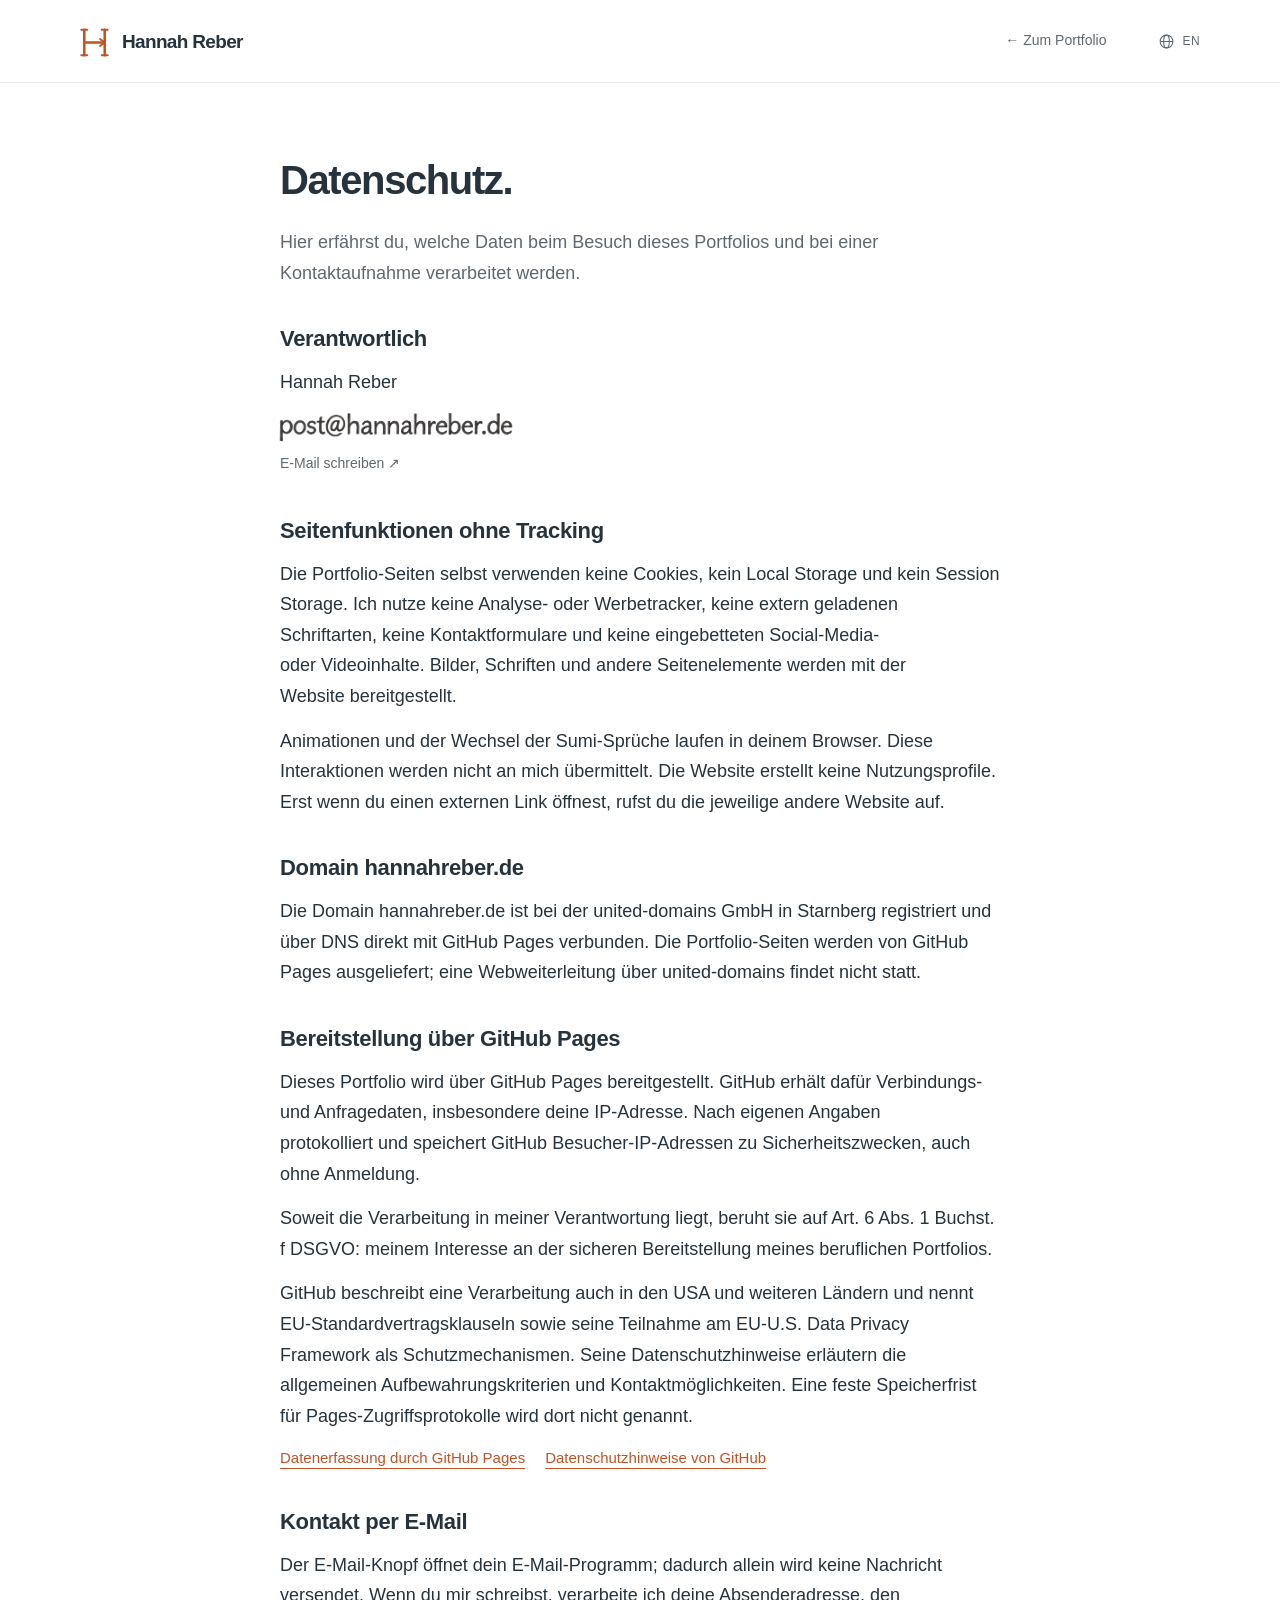
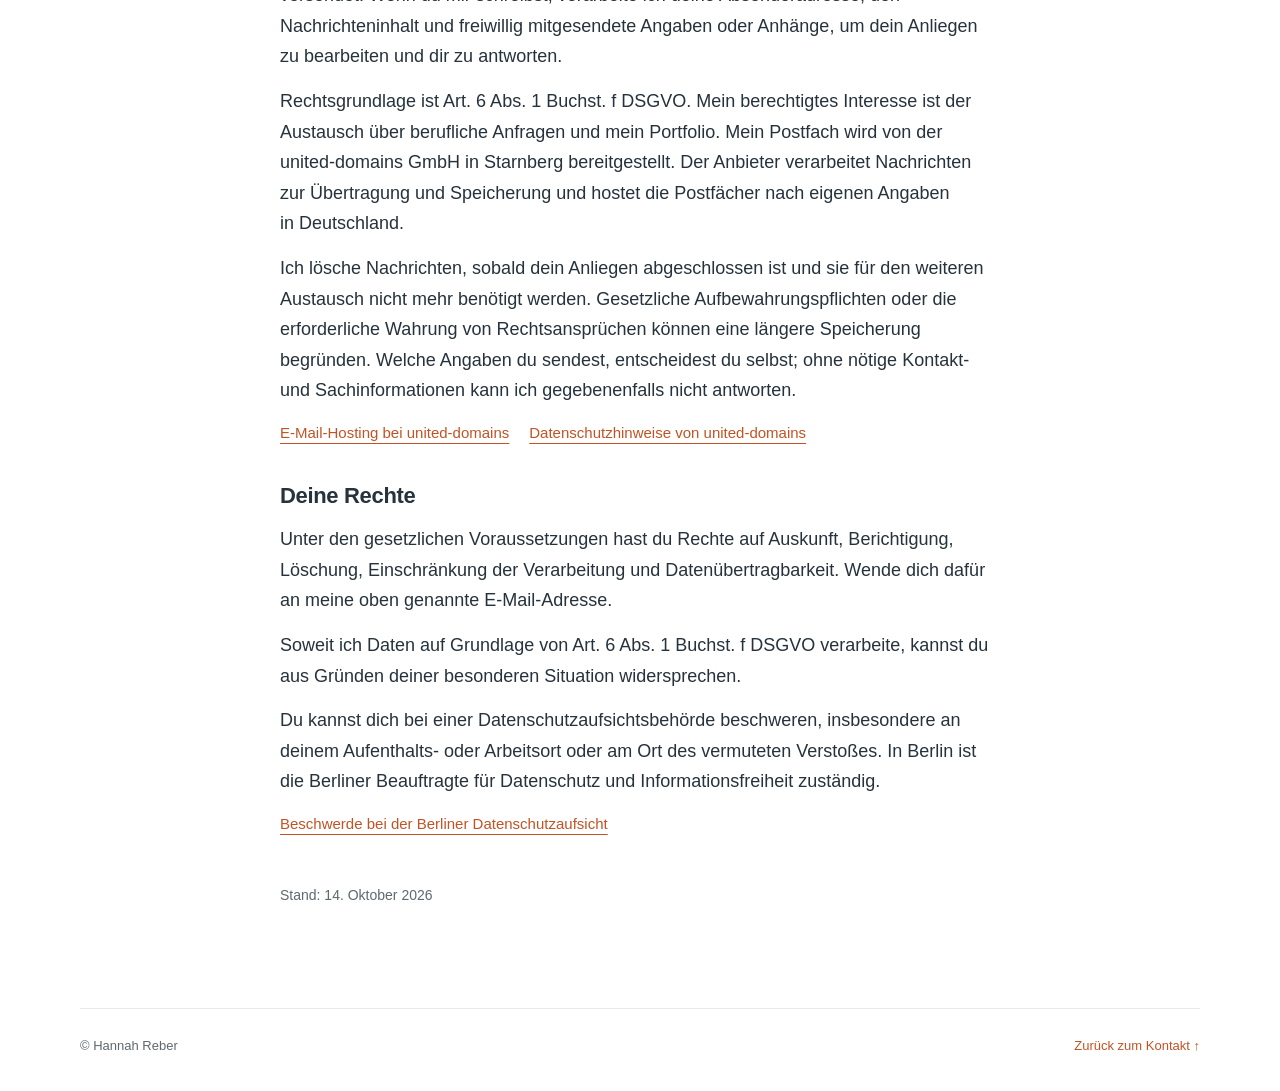
<file: datenschutz.html>
<!doctype html>
    <html lang="de">
    <head>
      <meta charset="utf-8"><meta name="viewport" content="width=device-width,initial-scale=1">
      <meta name="color-scheme" content="only light"><meta name="theme-color" content="#ffffff">
      <meta name="robots" content="noindex, nofollow, noimageindex, nosnippet"><meta name="referrer" content="no-referrer">
      <title>Datenschutzerklärung · Hannah Reber</title>
      <link rel="icon" type="image/svg+xml" href="assets/monogram-flow-icon.svg?v=5">
      <link rel="stylesheet" href="styles.css?v=17"><link rel="stylesheet" href="monogram.css?v=3"><link rel="stylesheet" href="contact-image.css?v=3"><link rel="stylesheet" href="privacy.css?v=4"><script src="language-switch.js?v=1" defer></script>
    </head>
    <body class="privacy-page">
      <a class="skip-link" href="#privacy-content">Zum Inhalt</a>
      <header class="site-header"><div class="header-inner"><a class="brand" href="./#start" aria-label="Hannah Reber – zum Anfang"><img class="brand-mark" src="assets/monogram-flow-brand.svg?v=5" width="29" height="29" alt="" aria-hidden="true"><span>Hannah Reber</span></a><div class="header-actions"><nav aria-label="Hauptnavigation"><a class="privacy-home-link" href="./#kontakt"><span aria-hidden="true">←</span> Zum Portfolio</a></nav><a class="language-switch" data-language-switch href="en/privacy.html" lang="en" hreflang="en" aria-label="Switch to English"><svg width="17" height="17" viewBox="0 0 24 24" fill="none" stroke="currentColor" stroke-width="1.5" aria-hidden="true" focusable="false"><circle cx="12" cy="12" r="9"/><ellipse cx="12" cy="12" rx="4" ry="9"/><path d="M3 12h18"/></svg><span>EN</span></a></div></div></header>
      <main id="privacy-content" class="reading-column privacy-content" tabindex="-1">
        <h1>Datenschutz.</h1>
        <p class="privacy-intro">Hier erfährst du, welche Daten beim Besuch dieses Portfolios und bei einer Kontaktaufnahme verarbeitet werden.</p>
        <section class="privacy-section privacy-contact"><h2>Verantwortlich</h2><p>Hannah Reber</p><a class="email-image-button" href="mailto:post&#64;hannahreber.de" aria-label="E-Mail an Hannah Reber schreiben"><span class="email-image-frame" aria-hidden="true"><img class="email-image" src="assets/contact-lettering.png" alt="" width="2172" height="724" draggable="false"></span><span class="email-action-label" aria-hidden="true">E-Mail schreiben <span>↗</span></span></a></section>
        <section class="privacy-section"><h2>Seitenfunktionen ohne Tracking</h2><p>Die Portfolio-Seiten selbst verwenden keine Cookies, kein Local Storage und kein Session Storage. Ich nutze keine Analyse- oder Werbetracker, keine extern geladenen Schriftarten, keine Kontaktformulare und keine eingebetteten Social-Media- oder Videoinhalte. Bilder, Schriften und andere Seitenelemente werden mit der Website bereitgestellt.</p><p>Animationen und der Wechsel der Sumi-Sprüche laufen in deinem Browser. Diese Interaktionen werden nicht an mich übermittelt. Die Website erstellt keine Nutzungsprofile. Erst wenn du einen externen Link öffnest, rufst du die jeweilige andere Website auf.</p></section><section class="privacy-section"><h2>Domain hannahreber.de</h2><p>Die Domain hannahreber.de ist bei der united-domains GmbH in Starnberg registriert und über DNS direkt mit GitHub Pages verbunden. Die Portfolio-Seiten werden von GitHub Pages ausgeliefert; eine Webweiterleitung über united-domains findet nicht statt.</p></section><section class="privacy-section"><h2>Bereitstellung über GitHub Pages</h2><p>Dieses Portfolio wird über GitHub Pages bereitgestellt. GitHub erhält dafür Verbindungs- und Anfragedaten, insbesondere deine IP-Adresse. Nach eigenen Angaben protokolliert und speichert GitHub Besucher-IP-Adressen zu Sicherheitszwecken, auch ohne Anmeldung.</p><p>Soweit die Verarbeitung in meiner Verantwortung liegt, beruht sie auf Art. 6 Abs. 1 Buchst. f DSGVO: meinem Interesse an der sicheren Bereitstellung meines beruflichen Portfolios.</p><p>GitHub beschreibt eine Verarbeitung auch in den USA und weiteren Ländern und nennt EU-Standardvertragsklauseln sowie seine Teilnahme am EU-U.S. Data Privacy Framework als Schutzmechanismen. Seine Datenschutzhinweise erläutern die allgemeinen Aufbewahrungskriterien und Kontaktmöglichkeiten. Eine feste Speicherfrist für Pages-Zugriffsprotokolle wird dort nicht genannt.</p><p class="privacy-links"><a href="https://docs.github.com/en/pages/getting-started-with-github-pages/what-is-github-pages#data-collection" rel="noreferrer">Datenerfassung durch GitHub Pages</a><a href="https://docs.github.com/en/site-policy/privacy-policies/github-general-privacy-statement" rel="noreferrer">Datenschutzhinweise von GitHub</a></p></section><section class="privacy-section"><h2>Kontakt per E-Mail</h2><p>Der E-Mail-Knopf öffnet dein E-Mail-Programm; dadurch allein wird keine Nachricht versendet. Wenn du mir schreibst, verarbeite ich deine Absenderadresse, den Nachrichteninhalt und freiwillig mitgesendete Angaben oder Anhänge, um dein Anliegen zu bearbeiten und dir zu antworten.</p><p>Rechtsgrundlage ist Art. 6 Abs. 1 Buchst. f DSGVO. Mein berechtigtes Interesse ist der Austausch über berufliche Anfragen und mein Portfolio. Mein Postfach wird von der united-domains GmbH in Starnberg bereitgestellt. Der Anbieter verarbeitet Nachrichten zur Übertragung und Speicherung und hostet die Postfächer nach eigenen Angaben in Deutschland.</p><p>Ich lösche Nachrichten, sobald dein Anliegen abgeschlossen ist und sie für den weiteren Austausch nicht mehr benötigt werden. Gesetzliche Aufbewahrungspflichten oder die erforderliche Wahrung von Rechtsansprüchen können eine längere Speicherung begründen. Welche Angaben du sendest, entscheidest du selbst; ohne nötige Kontakt- und Sachinformationen kann ich gegebenenfalls nicht antworten.</p><p class="privacy-links"><a href="https://www.united-domains.de/email-website/email/" rel="noreferrer">E-Mail-Hosting bei united-domains</a><a href="https://www.united-domains.de/unternehmen/datenschutz/" rel="noreferrer">Datenschutzhinweise von united-domains</a></p></section><section class="privacy-section"><h2>Deine Rechte</h2><p>Unter den gesetzlichen Voraussetzungen hast du Rechte auf Auskunft, Berichtigung, Löschung, Einschränkung der Verarbeitung und Datenübertragbarkeit. Wende dich dafür an meine oben genannte E-Mail-Adresse.</p><p>Soweit ich Daten auf Grundlage von Art. 6 Abs. 1 Buchst. f DSGVO verarbeite, kannst du aus Gründen deiner besonderen Situation widersprechen.</p><p>Du kannst dich bei einer Datenschutzaufsichtsbehörde beschweren, insbesondere an deinem Aufenthalts- oder Arbeitsort oder am Ort des vermuteten Verstoßes. In Berlin ist die Berliner Beauftragte für Datenschutz und Informationsfreiheit zuständig.</p><p class="privacy-links"><a href="https://www.datenschutz-berlin.de/buergerinnen-und-buerger/beschwerde/" rel="noreferrer">Beschwerde bei der Berliner Datenschutzaufsicht</a></p></section>
        <p class="privacy-updated">Stand: 14. Oktober 2026</p>
      </main>
      <footer class="site-footer"><span>© Hannah Reber</span><a href="./#kontakt">Zurück zum Kontakt <span aria-hidden="true">↑</span></a></footer>
    </body>
    </html>
</file>
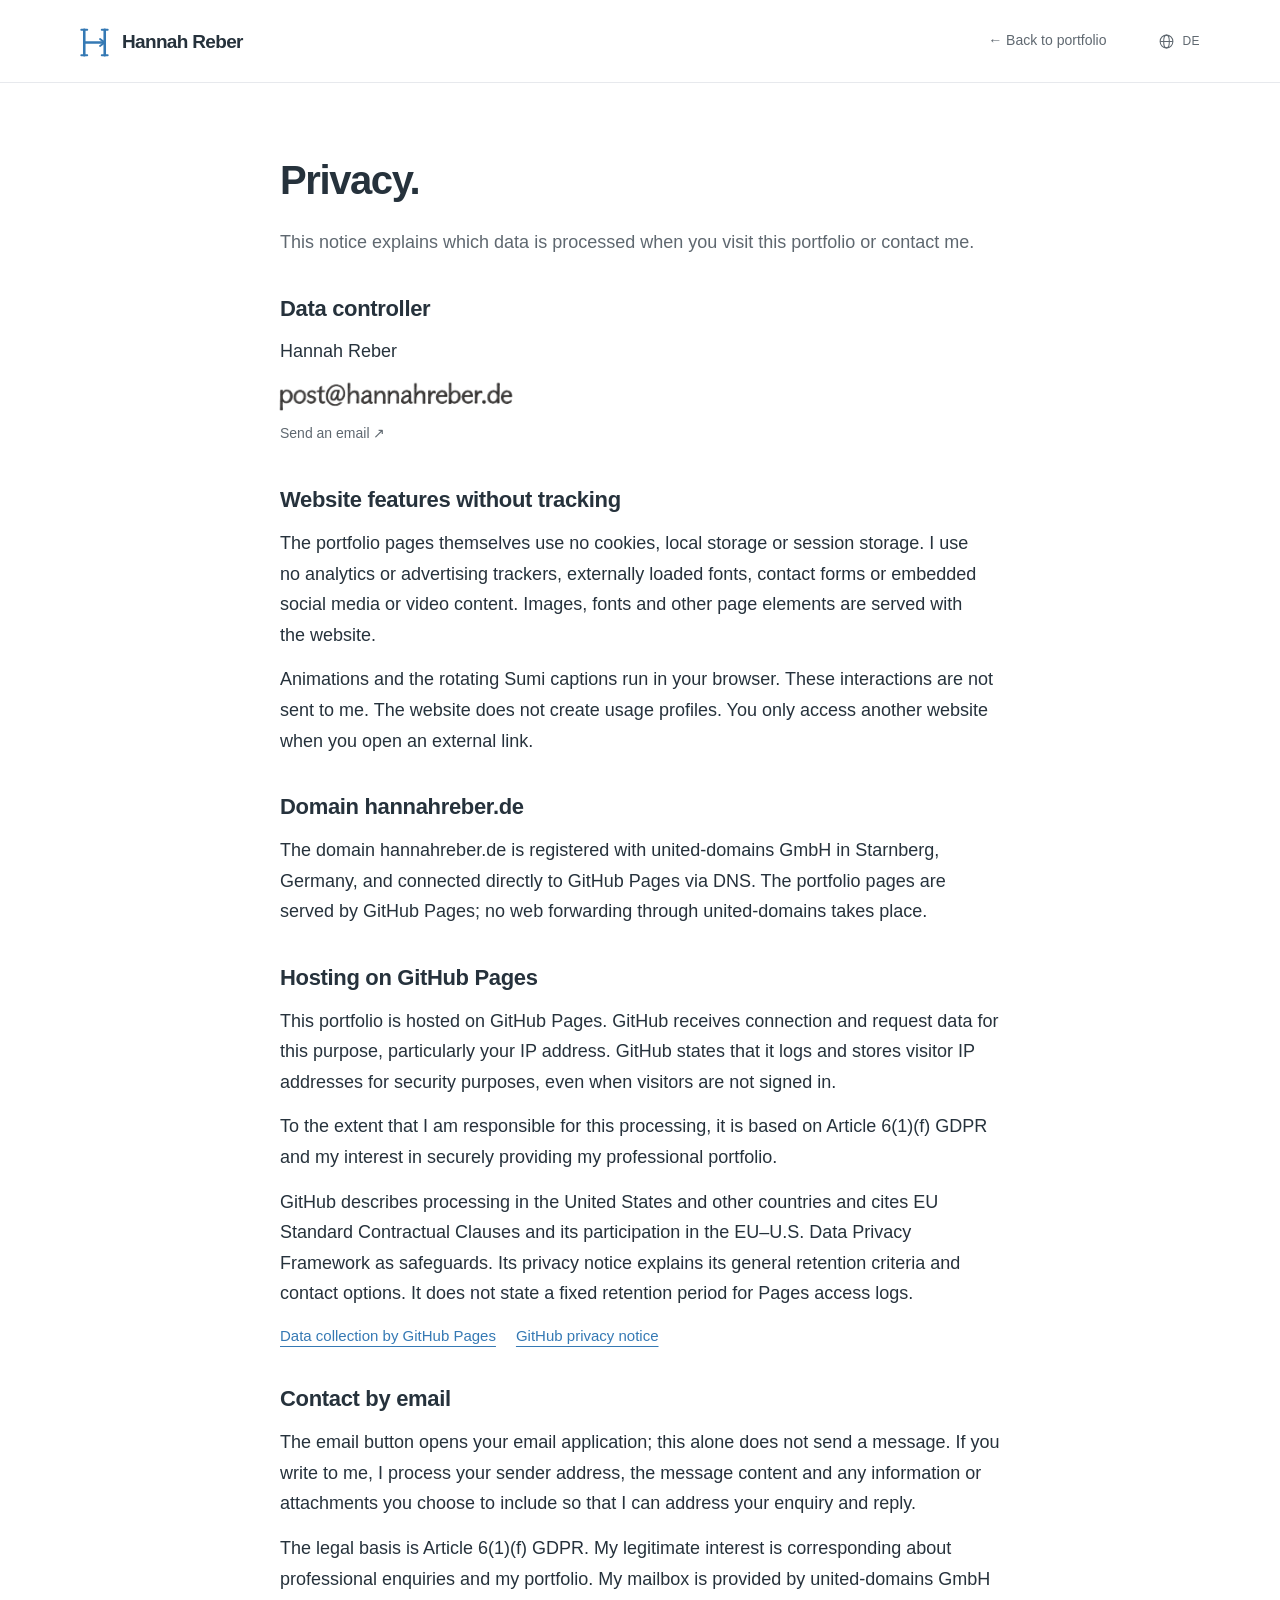
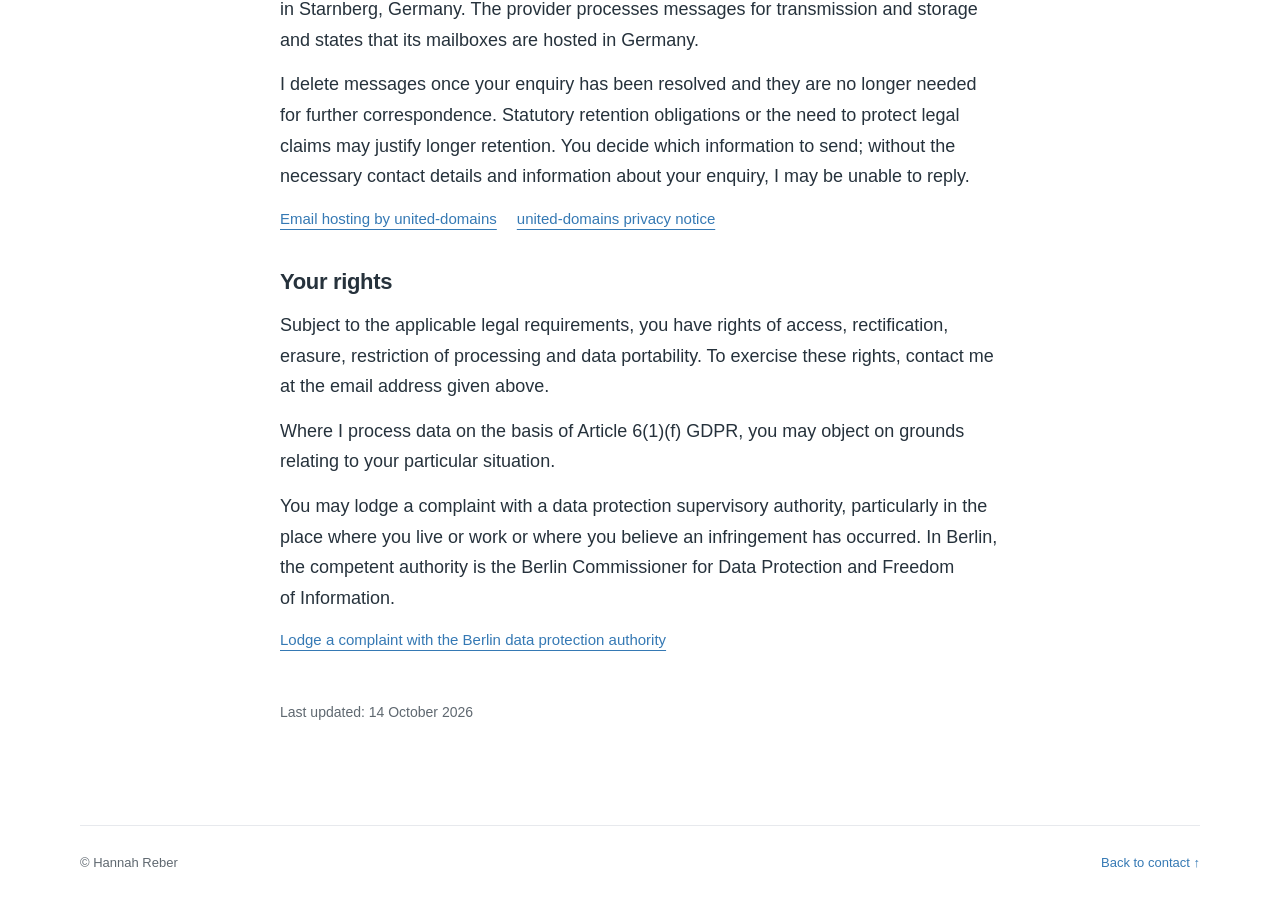
<file: en/privacy.html>
<!doctype html>
    <html lang="en">
    <head>
      <meta charset="utf-8"><meta name="viewport" content="width=device-width,initial-scale=1">
      <meta name="color-scheme" content="only light"><meta name="theme-color" content="#ffffff">
      <meta name="robots" content="noindex, nofollow, noimageindex, nosnippet"><meta name="referrer" content="no-referrer">
      <title>Privacy notice · Hannah Reber</title>
      <link rel="icon" type="image/svg+xml" href="../assets/monogram-flow-icon-en.svg?v=5">
      <link rel="stylesheet" href="../styles.css?v=17"><link rel="stylesheet" href="../monogram.css?v=3"><link rel="stylesheet" href="../contact-image.css?v=3"><link rel="stylesheet" href="../privacy.css?v=4"><script src="../language-switch.js?v=1" defer></script>
    </head>
    <body class="privacy-page">
      <a class="skip-link" href="#privacy-content">Skip to content</a>
      <header class="site-header"><div class="header-inner"><a class="brand" href="./#start" aria-label="Hannah Reber – back to the top"><img class="brand-mark" src="../assets/monogram-flow-brand-en.svg?v=5" width="29" height="29" alt="" aria-hidden="true"><span>Hannah Reber</span></a><div class="header-actions"><nav aria-label="Main navigation"><a class="privacy-home-link" href="./#kontakt"><span aria-hidden="true">←</span> Back to portfolio</a></nav><a class="language-switch" data-language-switch href="../datenschutz.html" lang="de" hreflang="de" aria-label="Zur deutschen Version wechseln"><svg width="17" height="17" viewBox="0 0 24 24" fill="none" stroke="currentColor" stroke-width="1.5" aria-hidden="true" focusable="false"><circle cx="12" cy="12" r="9"/><ellipse cx="12" cy="12" rx="4" ry="9"/><path d="M3 12h18"/></svg><span>DE</span></a></div></div></header>
      <main id="privacy-content" class="reading-column privacy-content" tabindex="-1">
        <h1>Privacy.</h1>
        <p class="privacy-intro">This notice explains which data is processed when you visit this portfolio or contact me.</p>
        <section class="privacy-section privacy-contact"><h2>Data controller</h2><p>Hannah Reber</p><a class="email-image-button" href="mailto:post&#64;hannahreber.de" aria-label="Email Hannah Reber"><span class="email-image-frame" aria-hidden="true"><img class="email-image" src="../assets/contact-lettering.png" alt="" width="2172" height="724" draggable="false"></span><span class="email-action-label" aria-hidden="true">Send an email <span>↗</span></span></a></section>
        <section class="privacy-section"><h2>Website features without tracking</h2><p>The portfolio pages themselves use no cookies, local storage or session storage. I use no analytics or advertising trackers, externally loaded fonts, contact forms or embedded social media or video content. Images, fonts and other page elements are served with the website.</p><p>Animations and the rotating Sumi captions run in your browser. These interactions are not sent to me. The website does not create usage profiles. You only access another website when you open an external link.</p></section><section class="privacy-section"><h2>Domain hannahreber.de</h2><p>The domain hannahreber.de is registered with united-domains GmbH in Starnberg, Germany, and connected directly to GitHub Pages via DNS. The portfolio pages are served by GitHub Pages; no web forwarding through united-domains takes place.</p></section><section class="privacy-section"><h2>Hosting on GitHub Pages</h2><p>This portfolio is hosted on GitHub Pages. GitHub receives connection and request data for this purpose, particularly your IP address. GitHub states that it logs and stores visitor IP addresses for security purposes, even when visitors are not signed in.</p><p>To the extent that I am responsible for this processing, it is based on Article 6(1)(f) GDPR and my interest in securely providing my professional portfolio.</p><p>GitHub describes processing in the United States and other countries and cites EU Standard Contractual Clauses and its participation in the EU–U.S. Data Privacy Framework as safeguards. Its privacy notice explains its general retention criteria and contact options. It does not state a fixed retention period for Pages access logs.</p><p class="privacy-links"><a href="https://docs.github.com/en/pages/getting-started-with-github-pages/what-is-github-pages#data-collection" rel="noreferrer">Data collection by GitHub Pages</a><a href="https://docs.github.com/en/site-policy/privacy-policies/github-general-privacy-statement" rel="noreferrer">GitHub privacy notice</a></p></section><section class="privacy-section"><h2>Contact by email</h2><p>The email button opens your email application; this alone does not send a message. If you write to me, I process your sender address, the message content and any information or attachments you choose to include so that I can address your enquiry and reply.</p><p>The legal basis is Article 6(1)(f) GDPR. My legitimate interest is corresponding about professional enquiries and my portfolio. My mailbox is provided by united-domains GmbH in Starnberg, Germany. The provider processes messages for transmission and storage and states that its mailboxes are hosted in Germany.</p><p>I delete messages once your enquiry has been resolved and they are no longer needed for further correspondence. Statutory retention obligations or the need to protect legal claims may justify longer retention. You decide which information to send; without the necessary contact details and information about your enquiry, I may be unable to reply.</p><p class="privacy-links"><a href="https://www.united-domains.de/email-website/email/" rel="noreferrer">Email hosting by united-domains</a><a href="https://www.united-domains.de/unternehmen/datenschutz/" rel="noreferrer">united-domains privacy notice</a></p></section><section class="privacy-section"><h2>Your rights</h2><p>Subject to the applicable legal requirements, you have rights of access, rectification, erasure, restriction of processing and data portability. To exercise these rights, contact me at the email address given above.</p><p>Where I process data on the basis of Article 6(1)(f) GDPR, you may object on grounds relating to your particular situation.</p><p>You may lodge a complaint with a data protection supervisory authority, particularly in the place where you live or work or where you believe an infringement has occurred. In Berlin, the competent authority is the Berlin Commissioner for Data Protection and Freedom of Information.</p><p class="privacy-links"><a href="https://www.datenschutz-berlin.de/buergerinnen-und-buerger/beschwerde/" rel="noreferrer">Lodge a complaint with the Berlin data protection authority</a></p></section>
        <p class="privacy-updated">Last updated: 14 October 2026</p>
      </main>
      <footer class="site-footer"><span>© Hannah Reber</span><a href="./#kontakt">Back to contact <span aria-hidden="true">↑</span></a></footer>
    </body>
    </html>
</file>
<file: styles.css>
/* One reading path, quiet typography, and space for the colour to breathe. */
:root {
  color-scheme: only light;
  --paper: #ffffff;
  --ink: #26323c;
  --muted: #5f6870;
  --line: #e7e9ed;
  --accent: #c15324;
  --selection: #ffeadb;
  --reading: 720px;
  --header-height: 82px;
  font-family: "Segoe UI", "Helvetica Neue", Arial, sans-serif;
  font-synthesis: none;
}
html[lang="en"] {
  --accent: #3579b4;
  --selection: #d9edff;
}

* { box-sizing: border-box; -webkit-hyphens: none; hyphens: none; }
html { scroll-behavior: smooth; scroll-padding-top: var(--header-height); }
body {
  margin: 0;
  color: var(--ink);
  background: var(--paper);
  font-size: 18px;
  line-height: 1.7;
  -webkit-font-smoothing: antialiased;
  isolation: isolate;
}
[hidden] { display: none !important; }
::selection { background: var(--selection); color: var(--ink); }
a { color: inherit; text-underline-offset: 5px; text-decoration-thickness: 1px; }
button, input { font: inherit; }
button { color: inherit; }
button, summary, a { -webkit-tap-highlight-color: transparent; }
a:focus-visible, button:focus-visible, summary:focus-visible {
  outline: 2px solid var(--accent);
  outline-offset: 6px;
  border-radius: 2px;
}
main:focus { outline: none; }
h1, h2, h3, h4, p, figure { margin: 0; }
h1, h2, h3, h4 { font-weight: 600; }
p { text-wrap: pretty; }
img { display: block; max-width: 100%; height: auto; }
section[id] { scroll-margin-top: 0; }

#pointer-colour {
  position: fixed;
  inset: 0;
  width: 100%;
  height: 100%;
  pointer-events: none;
  z-index: 0;
}
main, .site-footer, .noscript-note { position: relative; z-index: 1; }
.skip-link {
  position: fixed;
  top: 12px;
  left: 16px;
  padding: 8px 16px;
  background: var(--paper);
  color: var(--ink);
  border: 1px solid var(--ink);
  transform: translateY(-150%);
  z-index: 30;
}
.skip-link:focus { transform: none; }

.site-header {
  position: sticky;
  top: 0;
  z-index: 10;
  background: var(--paper);
  border-bottom: 1px solid var(--line);
}
.header-inner {
  width: min(1120px, calc(100% - 96px));
  min-height: var(--header-height);
  margin-inline: auto;
  display: flex;
  justify-content: space-between;
  align-items: center;
  gap: 28px;
}
.brand {
  flex-shrink: 0;
  font-size: 19px;
  font-weight: 600;
  letter-spacing: -0.035em;
  text-decoration: none;
}
.site-header nav { display: flex; align-items: center; gap: 30px; }
.header-actions { display: flex; align-items: center; gap: 52px; }
.site-header nav a {
  font-size: 14px;
  font-weight: 400;
  color: var(--muted);
  text-decoration: none;
  white-space: nowrap;
}
.site-header nav a:hover, .site-header nav a[aria-current] {
  color: var(--ink);
  text-decoration: underline;
}
.language-switch {
  display: inline-flex;
  align-items: center;
  justify-content: center;
  gap: 7px;
  flex-shrink: 0;
  min-height: 32px;
  min-width: 40px;
  color: var(--muted);
  font-size: 12px;
  font-weight: 500;
  line-height: 1;
  letter-spacing: .035em;
  text-decoration: none;
  white-space: nowrap;
}
.language-switch svg { display: block; flex-shrink: 0; }
.language-switch:hover { color: var(--accent); }

.hero {
  display: flex;
  align-items: center;
  min-height: min(780px, calc(100svh - var(--header-height)));
  padding: 94px 0 114px;
}
.hero-inner {
  width: min(1040px, calc(100% - 96px));
  margin-inline: auto;
  display: grid;
  grid-template-columns: minmax(0, 1.14fr) minmax(0, 1fr);
  align-items: center;
  column-gap: 90px;
}
.hero-copy { max-width: 490px; }
.role-line {
  margin-bottom: 17px;
  color: var(--muted);
  font-size: 15px;
  line-height: 1.5;
  letter-spacing: 0.01em;
}
.hero h1 {
  font-size: clamp(38px, 4.15vw, 52px);
  line-height: 1.16;
  letter-spacing: -0.05em;
  font-weight: 600;
}
.hero-description {
  margin-top: 25px;
  font-size: 20px;
  line-height: 1.65;
}
.hero-context {
  margin-top: 20px;
  font-size: 15px;
  line-height: 1.6;
  color: var(--muted);
  max-width: 440px;
}
.hero-context strong { color: var(--ink); font-weight: 600; }
.intro-link {
  display: inline-flex;
  align-items: center;
  gap: 12px;
  margin-top: 30px;
  padding-block: 5px;
  color: var(--accent);
  font-size: 17px;
  text-decoration: underline;
}
.intro-link:hover { text-decoration-thickness: 2px; }
.intro-link span { font-size: 19px; text-decoration: none; }
.portrait { justify-self: end; width: min(100%, 410px); }
.portrait img {
  width: 100%;
  clip-path: polygon(6% 0, 100% 0, 100% 100%, 0 100%, 0 6%);
}

.reading-column {
  width: min(var(--reading), calc(100% - 64px));
  margin-inline: auto;
}
.story-section { padding-block: 82px; }
.story-section h2 {
  margin-bottom: 44px;
  font-size: 36px;
  line-height: 1.24;
  letter-spacing: -0.035em;
}
.principle + .principle { margin-top: 42px; }
.principle h3 {
  margin-bottom: 12px;
  font-size: 23px;
  line-height: 1.4;
  letter-spacing: -0.015em;
}
.principle p { font-size: 18px; line-height: 1.75; }
.section-intro { margin-top: -17px; margin-bottom: 37px; }

.project-list { border-top: 1px solid var(--line); }
.project-link {
  display: block;
  padding-block: 34px 36px;
  border-bottom: 1px solid var(--line);
  text-decoration: none;
}
.project-link h3 {
  font-size: 23px;
  line-height: 1.4;
  letter-spacing: -0.015em;
}
.project-link p { margin-top: 14px; font-size: 18px; line-height: 1.7; }
.project-link .project-name,
.case-heading .project-name {
  color: var(--muted);
  font-weight: 400;
  line-height: 1.5;
}
.project-link .project-name { margin-top: 8px; font-size: 14px; }
.project-link .project-outcome { font-size: 15px; line-height: 1.65; }
.project-outcome > span { font-weight: 600; }
.case-heading .project-name { margin-top: 12px; font-size: 15px; }
.read-link {
  display: inline-flex;
  align-items: center;
  gap: 9px;
  margin-top: 19px;
  color: var(--muted);
  font-size: 15px;
  text-decoration: underline;
  text-underline-offset: 5px;
}
.project-link:hover .read-link { color: var(--accent); text-decoration-thickness: 2px; }

.career-list { border-top: 1px solid var(--line); }
.career-entry { border-bottom: 1px solid var(--line); }
.career-entry summary {
  list-style: none;
  display: grid;
  grid-template-columns: 165px minmax(0, 1fr) 16px;
  column-gap: 20px;
  align-items: start;
  padding-block: 24px;
  cursor: pointer;
}
summary::-webkit-details-marker { display: none; }
.career-date { color: var(--muted); font-size: 14px; line-height: 1.6; padding-top: 3px; }
.career-label { display: flex; flex-direction: column; gap: 3px; line-height: 1.5; }
.career-label strong { font-size: 18px; font-weight: 600; }
.career-label > span { color: var(--muted); font-size: 15px; }
.disclosure-sign {
  display: block;
  position: relative;
  width: 14px;
  height: 14px;
  margin-top: 8px;
  color: var(--muted);
}
.disclosure-sign::before, .disclosure-sign::after {
  content: "";
  position: absolute;
  background: currentColor;
}
.disclosure-sign::before { width: 12px; height: 1px; left: 1px; top: 6px; }
.disclosure-sign::after { width: 1px; height: 12px; left: 6px; top: 1px; }
details[open] > summary .disclosure-sign::after { display: none; }
.career-entry summary:hover .career-label strong,
.background-details summary:hover { color: var(--accent); }
.career-body { padding: 0 36px 25px 185px; font-size: 16px; line-height: 1.75; }
.career-body ul { padding-left: 19px; margin: 12px 0 0; }
.career-body li + li { margin-top: 6px; }
.background-details { border-bottom: 1px solid var(--line); }
.background-details:first-of-type { margin-top: 34px; border-top: 1px solid var(--line); }
.background-details > summary {
  display: flex;
  justify-content: space-between;
  gap: 25px;
  padding-block: 23px;
  list-style: none;
  cursor: pointer;
  font-size: 18px;
  font-weight: 600;
}
.qualification-list { list-style: none; margin: 0; padding: 0 30px 28px 0; }
.qualification-list li { display: flex; flex-direction: column; gap: 3px; font-size: 16px; }
.qualification-list li + li { margin-top: 23px; }
.qualification-list strong { font-weight: 600; }
.qualification-list span { color: var(--muted); font-size: 15px; }
.qualification-source { display: inline-block; margin-top: 10px; font-size: 14px; color: var(--accent); }
.qualification-list .qualification-source { align-self: flex-start; margin-top: 4px; }
.technical-content { padding: 0 30px 28px 0; }
.technical-group + .technical-group { margin-top: 24px; }
.technical-group h4 { margin-bottom: 6px; font-size: 16px; }
.technical-group p { font-size: 16px; line-height: 1.75; }

.contact-section { padding-top: 90px; padding-bottom: 140px; }
/* Navigation leaves 18px above the heading; section spacing stays generous. */
#kontakt { scroll-margin-top: -72px; }
.contact-section h2 { margin-bottom: 26px; }
.email-link {
  display: inline-flex;
  align-items: center;
  gap: 14px;
  margin-top: 30px;
  color: var(--accent);
  font-size: 22px;
  line-height: 1.5;
  text-decoration: underline;
  overflow-wrap: anywhere;
}
.email-link:hover { text-decoration-thickness: 2px; }
.email-link span { font-size: 19px; }

.case-page { padding-top: 76px; padding-bottom: 112px; }
.back-link {
  display: inline-flex;
  align-items: center;
  gap: 10px;
  margin-bottom: 50px;
  color: var(--muted);
  font-size: 15px;
  text-decoration: none;
}
.back-link:hover { text-decoration: underline; }
.case-category { margin-bottom: 16px; color: var(--muted); font-size: 14px; }
.case-heading h1 {
  font-size: 40px;
  line-height: 1.23;
  letter-spacing: -0.035em;
  hyphens: none;
  overflow-wrap: break-word;
}
.case-lede { margin-top: 28px; font-size: 20px; line-height: 1.7; }
.case-facts { margin: 30px 0 0; padding: 20px 0; border-block: 1px solid var(--line); font-size: 16px; line-height: 1.6; }
.case-facts > div { display: grid; grid-template-columns: 115px minmax(0,1fr); gap: 20px; }
.case-facts > div + div { margin-top: 10px; }
.case-facts dt { color: var(--muted); }
.case-facts dd { margin: 0; }
.case-section { margin-top: 44px; }
.case-section h2 { margin-bottom: 16px; font-size: 25px; line-height: 1.4; letter-spacing: -0.02em; }
.case-section p + p { margin-top: 18px; }
.case-section ul { padding-left: 21px; margin-top: 16px; }
.case-section li + li { margin-top: 8px; }
.case-role { margin-top: 38px; padding-top: 28px; border-top: 1px solid var(--line); }
.case-role p { color: var(--muted); font-size: 16px; line-height: 1.75; }
.case-end { margin-top: 55px; padding-top: 28px; border-top: 1px solid var(--line); }
.case-end a { color: var(--accent); font-size: 16px; }

.site-footer {
  width: min(1120px, calc(100% - 96px));
  margin-inline: auto;
  border-top: 1px solid var(--line);
  padding-block: 27px 34px;
  display: flex;
  align-items: center;
  justify-content: space-between;
  gap: 28px;
  color: var(--muted);
  font-size: 13px;
  line-height: 1.6;
}
.site-footer > div { display: flex; align-items: center; flex-wrap: wrap; gap: 12px 28px; }
/* Use one purple accent family throughout the German portfolio. */
.site-header nav a:hover, .site-header nav a[aria-current],
.back-link, .read-link, .site-footer a, #motion-toggle:hover { color: var(--accent); }
.site-footer a { text-decoration: none; }
.site-footer a:hover { text-decoration: underline; }
#motion-toggle { padding: 3px 0; border: 0; background: transparent; cursor: pointer; font-size: 13px; }
#motion-toggle:hover { text-decoration: underline; text-underline-offset: 4px; }
.noscript-note { max-width: 720px; margin: 20px auto; padding-inline: 20px; color: var(--muted); font-size: 15px; }

@media (max-width: 1000px) {
  .hero-inner { column-gap: 48px; }
  .hero h1 { font-size: 43px; }
  .hero-description { font-size: 19px; }
  .portrait { width: 370px; }
  .site-header nav { gap: 22px; }
  .header-actions { gap: 36px; }
}

@media (max-width: 760px) {
  :root { --header-height: 94px; }
  html { scroll-padding-top: var(--header-height); }
  .header-inner {
    width: calc(100% - 40px);
    min-height: 0;
    padding-block: 17px 15px;
    display: grid;
    grid-template-columns: minmax(0, 1fr) auto;
    align-items: center;
    gap: 12px 0;
  }
  .header-actions { display: contents; }
  .brand { font-size: 18px; }
  .site-header nav { grid-column: 1 / -1; grid-row: 2; width: 100%; gap: 0; justify-content: space-between; }
  .site-header .language-switch { grid-column: 2; grid-row: 1; }
  .site-header nav a { font-size: 12px; line-height: 1.5; }
  .hero { min-height: 0; padding-block: 24px 68px; }
  .hero-inner { width: calc(100% - 40px); display: flex; flex-direction: column; align-items: flex-start; gap: 25px; }
  .portrait { order: -1; width: 228px; align-self: center; }
  .hero-copy { width: 100%; max-width: 500px; margin-inline: auto; }
  .role-line { margin-bottom: 10px; font-size: 14px; }
  .hero h1 { font-size: clamp(32px, 8.8vw, 43px); line-height: 1.16; letter-spacing: -0.045em; }
  .hero-description { margin-top: 19px; font-size: 18px; line-height: 1.65; }
  .hero-context { font-size: 14px; margin-top: 17px; }
  .intro-link { margin-top: 24px; font-size: 16px; }
  .reading-column { width: calc(100% - 40px); }
  .story-section { padding-block: 58px; }
  .story-section h2 { margin-bottom: 31px; font-size: 29px; line-height: 1.3; letter-spacing: -0.03em; }
  .principle h3 { margin-bottom: 10px; font-size: 21px; }
  .principle p { font-size: 17px; line-height: 1.75; }
  .principle + .principle { margin-top: 33px; }
  .section-intro { margin-top: -10px; margin-bottom: 28px; font-size: 17px; }
  .project-link { padding-block: 29px 31px; }
  .project-link h3 { font-size: 21px; line-height: 1.4; }
  .project-link p { font-size: 17px; margin-top: 12px; }
  .read-link { margin-top: 17px; }
  .career-entry summary { grid-template-columns: minmax(0, 1fr) 16px; gap: 7px 18px; padding-block: 22px; }
  .career-date { grid-column: 1; padding-top: 0; font-size: 13px; }
  .career-label { grid-column: 1; grid-row: 2; }
  .career-label strong { font-size: 17px; }
  .career-label > span { font-size: 14px; }
  .career-entry summary > .disclosure-sign { grid-column: 2; grid-row: 2; }
  .career-body { padding: 0 24px 25px 0; font-size: 16px; }
  .background-details > summary { padding-block: 21px; font-size: 17px; }
  .background-details:first-of-type { margin-top: 27px; }
  .qualification-list, .technical-content { padding-right: 14px; }
  .contact-section { padding-top: 64px; padding-bottom: 90px; }
  #kontakt { scroll-margin-top: -46px; }
  .contact-section h2 { margin-bottom: 20px; }
  .contact-section p { font-size: 17px; }
  .email-link { margin-top: 23px; font-size: 20px; }
  .case-page { padding-top: 38px; padding-bottom: 74px; }
  .back-link { margin-bottom: 37px; font-size: 14px; }
  .case-heading h1 { font-size: 31px; line-height: 1.27; }
  .case-lede { margin-top: 22px; font-size: 18px; }
  .case-facts { margin-top: 24px; font-size: 15px; }
  .case-facts > div { grid-template-columns: 84px minmax(0,1fr); gap: 14px; }
  .case-section { margin-top: 35px; font-size: 17px; }
  .case-section h2 { font-size: 23px; margin-bottom: 13px; }
  .case-role { margin-top: 32px; padding-top: 23px; }
  .case-end { margin-top: 38px; }
  .site-footer { width: calc(100% - 40px); flex-direction: column; align-items: flex-start; gap: 17px; padding-block: 23px 30px; }
  .site-footer > div { width: 100%; justify-content: space-between; gap: 20px; }
}

@media (prefers-reduced-motion: reduce) {
  html { scroll-behavior: auto; }
  #pointer-colour { display: none; }
}

@media print {
  body { font-size: 11pt; color: #000; }
  #pointer-colour, .site-header, .site-footer, .skip-link, .intro-link, .back-link { display: none !important; }
  .hero { min-height: 0; padding-block: 20px 35px; }
  .hero-inner { width: 100%; gap: 30px; grid-template-columns: 1fr 180px; }
  .hero h1 { font-size: 30pt; }
  .hero-description { font-size: 12pt; }
  .portrait { width: 180px; }
  .reading-column { width: 100%; }
  .story-section { padding-block: 25px; }
  .story-section h2 { font-size: 20pt; margin-bottom: 20px; }
  .principle h3, .project-link h3 { font-size: 14pt; }
  .principle p, .project-link p, .case-section { font-size: 11pt; }
  .project-link { padding-block: 20px; }
  .career-entry summary { padding-block: 15px; }
  h2, h3, summary { break-after: avoid; }
  .principle, .project-copy { break-inside: avoid; }
  .contact-section { padding-bottom: 20px; }
}
</file>
<file: strengths.css>
/* The strengths have one hierarchy: a clear label and one short explanation. */
.strength-list {
  display: grid;
  gap: 32px;
}

.strength-row {
  display: grid;
  grid-template-columns: 44% minmax(0, 1fr);
  gap: 16px;
  align-items: start;
}

/* Give the explanations more room without widening every reading section. */
@media screen and (min-width: 761px) {
  #arbeitsweise > .reading-column { --reading: 840px; }
  #arbeitsweise .strength-row { grid-template-columns: 316px minmax(0, 1fr); }
}
.strength-row h3 {
  font-size: 25px;
  line-height: 1.38;
  letter-spacing: -0.025em;
  font-weight: 600;
}

.strength-row p {
  font-size: 18px;
  line-height: 1.65;
}

/* The reveal moves the marker and its dark lettering together. */
@property --marker-progress {
  syntax: '<percentage>';
  inherits: false;
  initial-value: 0%;
}

.text-marker {
  --marker-colour: #f4ff68;
  --marker-ink: #15171c;
  --marker-progress: 0%;
  font-weight: 600;
  color: inherit;
  -webkit-box-decoration-break: clone;
  box-decoration-break: clone;
  border-radius: 0.08em;
}

/* Short key phrases stay intact in the desktop reading layout. */
@media screen and (min-width: 761px) {
  .text-marker {
    white-space: nowrap;
    hyphens: none;
  }
}

.strength-row:nth-child(2) .text-marker,
[data-marker-tone="blue"] .text-marker { --marker-colour: #8dd7ff; }
.strength-row:nth-child(3) .text-marker,
[data-marker-tone="green"] .text-marker { --marker-colour: #94f0b4; }
.strength-row:nth-child(4) .text-marker,
[data-marker-tone="pink"] .text-marker { --marker-colour: #ffb0de; }

@supports (background-clip: text) and (-webkit-text-fill-color: transparent) {
  .text-marker {
    background-image:
      linear-gradient(90deg, var(--marker-ink) 0% var(--marker-progress), currentColor var(--marker-progress) 100%),
      linear-gradient(90deg, var(--marker-colour) 0% var(--marker-progress), transparent var(--marker-progress) 100%);
    background-repeat: no-repeat;
    background-position: left top;
    background-size: 100% 100%;
    background-origin: padding-box;
    -webkit-background-clip: text, padding-box;
    background-clip: text, padding-box;
    -webkit-text-fill-color: transparent;
    transition: --marker-progress 180ms ease-out;
  }
}

/* Keep the entire role label readable when its summary activates a marker. */
.career-entry summary[data-marker-scope]:hover .career-label strong,
.career-entry summary[data-marker-scope]:focus-visible .career-label strong {
  color: var(--ink);
}

@media (hover: hover) and (pointer: fine) {
  [data-marker-scope]:hover .text-marker,
  [data-marker-scope]:focus-within .text-marker,
  .text-marker:hover,
  .text-marker:focus-within {
    --marker-progress: 100%;
    transition-duration: 90ms;
    transition-timing-function: ease-out;
  }
}

/* Touch has the same emphasis without an interaction that it cannot perform. */
@media (hover: none), (pointer: coarse) {
  .text-marker { --marker-progress: 100%; transition: none; }
}

/* Older browsers switch the full surface and dark text immediately. */
@supports not ((background-clip: text) and (-webkit-text-fill-color: transparent)) {
  @media (hover: hover) and (pointer: fine) {
    [data-marker-scope]:hover .text-marker,
    [data-marker-scope]:focus-within .text-marker,
    .text-marker:hover,
    .text-marker:focus-within {
      background-color: var(--marker-colour);
      color: var(--marker-ink);
    }
  }
  @media (hover: none), (pointer: coarse) {
    .text-marker { background-color: var(--marker-colour); color: var(--marker-ink); }
  }
}

html[data-colour="off"] .text-marker {
  --marker-progress: 0% !important;
  background: none !important;
  color: inherit !important;
  -webkit-text-fill-color: currentColor !important;
  transition: none !important;
}

@media (max-width: 760px) {
  .strength-list { gap: 32px; }
  .strength-row { grid-template-columns: minmax(0, 1fr); gap: 10px; }
  .strength-row h3 { font-size: 23px; line-height: 1.4; }
  .strength-row p { font-size: 17px; line-height: 1.7; }
}

@media (prefers-reduced-motion: reduce) {
  .text-marker { transition: none !important; }
}

@media (forced-colors: active) {
  .text-marker { background: none !important; -webkit-text-fill-color: currentColor !important; transition: none !important; }
}

@media print {
  .strength-list { gap: 20px; }
  .strength-row { gap: 24px; break-inside: avoid; }
  .strength-row h3 { font-size: 14pt; }
  .strength-row p { font-size: 11pt; }
  .text-marker { background: none !important; color: inherit !important; -webkit-text-fill-color: currentColor !important; transition: none; }
}
</file>
<file: reading-accents.css>
/* Shared reading accents: words remain visible while decoration appears once. */
html:is([data-reading-lab], [data-reading-accents]) #pointer-colour { display: none !important; }
html:is([data-reading-lab], [data-reading-accents]) .text-marker {
  position: relative;
  isolation: auto;
  z-index: auto;
  display: inline-block;
  max-width: 100%;
  padding: 0 .1em;
  margin-inline: -.1em;
  vertical-align: baseline;
  font-weight: 600;
  color: var(--ink) !important;
  -webkit-text-fill-color: currentColor !important;
  background: none !important;
  box-shadow: none !important;
  border-radius: 0;
  transition: none !important;
  --marker-progress: 0% !important;
}
html:is([data-reading-lab], [data-reading-accents]) .calm-zone,
html:is([data-reading-lab], [data-reading-accents]) .text-marker[data-calm-tone="neutral"] {
  position: relative;
  --calm-accent: #df936b;
  --calm-paper: #ffeadb;
  --calm-rgb: 223, 147, 107;
  --paint-companion: #ffcdb6;
  --paint-pigment: #f6a37b;
}
html[lang="en"][data-reading-accents] .calm-zone,
html[lang="en"][data-reading-accents] .text-marker[data-calm-tone="neutral"] {
  --calm-accent: #508fca;
  --calm-paper: #d9edff;
  --calm-rgb: 80, 143, 202;
  --paint-companion: #aacfff;
  --paint-pigment: #79b5ed;
}
/* Paint stays behind every letter in its paragraph, including adjacent words. */
html:is([data-reading-lab], [data-reading-accents]) .calm-zone { isolation: isolate; }
/* All selected phrases use the German orange palette. */
.calm-drawing {
  position: absolute;
  pointer-events: none;
  display: none;
  overflow: visible;
  color: var(--calm-accent);
  z-index: -1;
}
.calm-drawing path {
  fill: none;
  stroke: currentColor;
  stroke-linecap: round;
  stroke-linejoin: round;
  vector-effect: non-scaling-stroke;
  stroke-dasharray: 100;
  stroke-dashoffset: 100;
  transition: stroke-dashoffset 1450ms cubic-bezier(.35,.12,.2,1);
}
.calm-seen .calm-drawing path { stroke-dashoffset: 0; }
.calm-oval { inset: -.06em -.30em; width: calc(100% + .6em); height: calc(100% + .12em); }
.calm-oval path { stroke-width: 1.4; }
.calm-rule { left: 0; bottom: .02em; width: 100%; height: 7px; }
.calm-rule path { stroke-width: 3; opacity: .8; }
.calm-felt {
  left: -.02em;
  bottom: -.01em;
  width: calc(100% + .04em);
  height: 10px;
  clip-path: inset(-50% 100% -50% -5%);
  transition: clip-path 1450ms cubic-bezier(.35,.12,.2,1);
}
.calm-felt path {
  stroke-width: 3.8;
  opacity: .85;
  stroke-dasharray: none;
  stroke-dashoffset: 0;
  transition: none;
}
.calm-seen .calm-felt { clip-path: inset(-50% -5% -50% -5%); }
.calm-felt path:nth-child(2) { stroke-width: 1.4; opacity: .3; }
html[data-calm-effect="kreis"] .calm-oval,
html[data-calm-effect="linie"] .calm-rule,
html[data-calm-effect="filz"] .calm-felt { display: block; }

/* Two different painted surfaces, drawn once without moving the glyphs. */
.calm-brush { inset: -.22em -.30em; width: calc(100% + .60em); height: calc(100% + .44em); }
.calm-watercolour { inset: -.24em -.35em; width: calc(100% + .70em); height: calc(100% + .48em); filter: blur(.5px); }
.calm-brush path, .calm-watercolour path {
  fill: var(--calm-paper);
  stroke: none;
  stroke-dasharray: none;
  transition: none;
}
.calm-brush path:nth-child(n+2) { opacity: .55; }
.calm-brush path:nth-child(4) {
  fill: none;
  stroke: #fff;
  stroke-width: 1;
  opacity: .7;
}
.calm-watercolour path:nth-child(1) { opacity: .85; }
.calm-watercolour path:nth-child(2) { opacity: .35; }
.calm-watercolour path:nth-child(3) { fill: var(--calm-accent); opacity: .08; }
html[data-calm-effect="brush"] .calm-brush,
html[data-calm-effect="aquarell"] .calm-watercolour { display: block; }
.calm-brush {
  clip-path: inset(-10% 100% -10% -10%);
  transition: clip-path 1450ms cubic-bezier(.35,.12,.2,1);
}
.calm-seen .calm-brush { clip-path: inset(-10% -10% -10% -10%); }
.calm-watercolour {
  opacity: 0;
  transition: opacity 1450ms ease-out;
}
.calm-seen .calm-watercolour { opacity: 1; }

/* New reference studies use their own textured SVG surfaces, never the text. */
.calm-paint {
  inset: -.24em -.60em;
  width: calc(100% + 1.20em);
  height: calc(100% + .48em);
  overflow: hidden;
  opacity: 0;
  transition: opacity 1450ms ease-out;
}
.calm-seen .calm-paint { opacity: 1; }
.calm-paint-verlauf,
.calm-paint-schichten {
  clip-path: inset(-10% 100% -10% -10%);
  transition: opacity 450ms ease-out, clip-path 1450ms cubic-bezier(.35,.12,.2,1);
}
.calm-seen .calm-paint-verlauf,
.calm-seen .calm-paint-schichten { clip-path: inset(-10% -10% -10% -10%); }
html[data-calm-effect="verlauf"] .calm-paint-verlauf,
html[data-calm-effect="klecks"] .calm-paint-klecks,
html[data-calm-effect="schichten"] .calm-paint-schichten,
html[data-calm-effect="pigment"] .calm-paint-pigment,
html[data-calm-effect="farbsaum"] .calm-paint-farbsaum { display: block; }

/* Underlays cannot change the colour, opacity or position of the lettering. */
html:is([data-reading-lab], [data-reading-accents]) .text-marker::before,
html:is([data-reading-lab], [data-reading-accents]) .text-marker::after {
  content: none;
  position: absolute;
  pointer-events: none;
  z-index: -1;
}
html[data-calm-effect="papier"] .text-marker::before {
  content: '';
  inset: .17em -.10em .13em;
  background: var(--calm-paper);
  clip-path: polygon(0 9%, 100% 3%, 99% 92%, 1% 98%);
  transform: scaleX(0);
  transform-origin: left;
  transition: transform 1450ms cubic-bezier(.35,.12,.2,1);
}
html[data-calm-effect="papier"] .calm-seen .text-marker::before { transform: scaleX(1); }

/* A fixed pale reading surface with a small colour shift inside it. No loop. */
html[data-calm-effect="licht"] .text-marker::before {
  content: '';
  inset: .12em -.12em .09em;
  border-radius: .35em;
  background: #f7f5fc;
  opacity: 0;
  transition: opacity 1100ms ease-out;
}
html[data-calm-effect="licht"] .text-marker::after {
  content: '';
  inset: .12em -.12em .09em;
  border-radius: .35em;
  background-image: radial-gradient(ellipse at 30% 40%, rgba(var(--calm-rgb),.15), transparent 65%),
    radial-gradient(ellipse at 76% 65%, rgba(var(--calm-rgb),.09), transparent 60%);
  background-size: calc(100% + 12px) calc(100% + 12px);
  background-position: calc(50% + var(--light-x, 0px)) calc(50% + var(--light-y, 0px));
  opacity: 0;
  transition: opacity 1100ms ease-out, background-position 1100ms ease-out;
}
html[data-calm-effect="licht"] .calm-seen .text-marker::before,
html[data-calm-effect="licht"] .calm-seen .text-marker::after { opacity: 1; }

/* Neon lights the decoration, while dark lettering stays crisp on white. */
html[data-calm-effect="neon"] .calm-zone,
html[data-calm-effect="neon"] .text-marker[data-calm-tone="neutral"] { --neon-rgb: 176, 112, 247; }
html[data-calm-effect="neon"][data-calm-palette="strengths"] [data-calm-tone="communication"] { --neon-rgb: 177, 100, 249; }
html[data-calm-effect="neon"][data-calm-palette="strengths"] [data-calm-tone="creativity"] { --neon-rgb: 246, 109, 190; }
html[data-calm-effect="neon"][data-calm-palette="strengths"] [data-calm-tone="strategy"] { --neon-rgb: 74, 169, 246; }
html[data-calm-effect="neon"][data-calm-palette="strengths"] [data-calm-tone="leadership"] { --neon-rgb: 56, 210, 164; }
html[data-calm-effect="neon"] .text-marker::before {
  content: '';
  left: -.04em;
  right: -.04em;
  bottom: .03em;
  height: 3px;
  border: 1px solid rgba(var(--neon-rgb), .85);
  border-radius: 99px;
  background: #fff;
  box-shadow: 0 0 3px rgba(var(--neon-rgb), .9),
    0 0 8px rgba(var(--neon-rgb), .65),
    0 0 16px rgba(var(--neon-rgb), .3);
  opacity: 0;
  transition: opacity 1450ms ease-out;
}
html[data-calm-effect="neon"] .text-marker::after {
  content: '';
  inset: .18em -.1em .08em;
  background: linear-gradient(to top, rgba(var(--neon-rgb), .12), rgba(var(--neon-rgb), 0) 85%);
  border-radius: .16em;
  opacity: 0;
  transition: opacity 1450ms ease-out;
}
html[data-calm-effect="neon"] .calm-seen .text-marker::before,
html[data-calm-effect="neon"] .calm-seen .text-marker::after { opacity: 1; }

html[data-calm-effect="rand"] .calm-zone::before {
  content: '';
  position: absolute;
  left: -15px;
  top: .30em;
  width: 3px;
  height: min(100% - .6em, 54px);
  border-radius: 2px;
  background: var(--calm-accent);
  transform: scaleY(0);
  transform-origin: top;
  transition: transform 1450ms cubic-bezier(.35,.12,.2,1);
  pointer-events: none;
}
html[data-calm-effect="rand"] .calm-zone.calm-seen::before { transform: scaleY(1); }

/* Headings orient the reader; one coloured proof supports each career entry.
   A secondary keyword uses typography only, never an extra decoration. */
html:is([data-reading-lab], [data-reading-accents]) .text-marker:not([data-calm-rank="primary"]) .calm-drawing,
html:is([data-reading-lab], [data-reading-accents]) .text-marker:not([data-calm-rank="primary"])::before,
html:is([data-reading-lab], [data-reading-accents]) .text-marker:not([data-calm-rank="primary"])::after { display: none !important; }
html:is([data-reading-lab], [data-reading-accents]) .text-marker[data-calm-rank="plain"] {
  font-weight: inherit;
  padding: 0;
  margin-inline: 0;
  display: inline;
  white-space: normal;
}

html[data-calm-motion="off"] .calm-drawing,
html[data-calm-motion="off"] .calm-drawing path,
html[data-calm-motion="off"] .text-marker::before,
html[data-calm-motion="off"] .text-marker::after,
html[data-calm-motion="off"] .calm-zone::before {
  transition: none !important;
}
html[data-colour="off"] .calm-drawing { display: none !important; }
html[data-colour="off"] .text-marker::before,
html[data-colour="off"] .text-marker::after,
html[data-colour="off"] .calm-zone::before { display: none !important; }
@media (max-width: 760px) {
  html:is([data-reading-lab], [data-reading-accents]) .text-marker { white-space: normal; }
  .calm-paint { left: -.45em; right: -.45em; width: calc(100% + .90em); }
  html[data-calm-effect="rand"] .calm-zone::before { left: -11px; width: 2px; }
}
@media (prefers-reduced-motion: reduce) {
  .calm-drawing,
  .calm-drawing path,
  html:is([data-reading-lab], [data-reading-accents]) .text-marker::before,
  html:is([data-reading-lab], [data-reading-accents]) .text-marker::after,
  html:is([data-reading-lab], [data-reading-accents]) .calm-zone::before { transition: none !important; }
}
@media (forced-colors: active) {
  .calm-drawing,
  html:is([data-reading-lab], [data-reading-accents]) .text-marker::before,
  html:is([data-reading-lab], [data-reading-accents]) .text-marker::after,
  html:is([data-reading-lab], [data-reading-accents]) .calm-zone::before { display: none !important; }
}
@media print {
  .reading-lab-controls, .calm-drawing,
  html:is([data-reading-lab], [data-reading-accents]) .text-marker::before,
  html:is([data-reading-lab], [data-reading-accents]) .text-marker::after,
  html:is([data-reading-lab], [data-reading-accents]) .calm-zone::before { display: none !important; }
}
</file>
<file: skills.css>
/* Technical detail stays available within the career, without another main section. */
.technical-background .technical-group h3 {
  margin-bottom: 6px;
  font-size: 16px;
  line-height: 1.5;
  font-weight: 600;
}
.technical-background .technical-group + .technical-group { margin-top: 22px; }
.technical-background .technical-group p { font-size: 16px; line-height: 1.75; }
@media print {
  .technical-background .technical-group { break-inside: avoid; }
  .technical-background .technical-group h3,
  .technical-background .technical-group p { font-size: 11pt; }
}
</file>
<file: contact-image.css>
/* The contact address is a drawing; the action remains a native button. */
.email-image-button {
  display: inline-flex;
  flex-direction: column;
  align-items: flex-start;
  gap: 10px;
  width: 320px;
  max-width: 100%;
  min-height: 44px;
  margin-top: 30px;
  padding: 5px 0;
  border: 0;
  border-radius: 2px;
  background: transparent;
  color: var(--ink);
  text-align: left;
  cursor: pointer;
  user-select: none;
  -webkit-user-select: none;
}

.email-image-button:focus-visible {
  outline: 2px solid var(--accent);
  outline-offset: 6px;
}

.email-image-frame {
  /* Keep the soft pencil edge, align the actual ink at source x=60. */
  position: relative;
  display: block;
  width: calc(100% * 2085 / 2172);
  aspect-ratio: 2085 / 274;
  margin-left: calc(100% * -12 / 2172);
  overflow: hidden;
}

.email-image {
  /* Display the original canvas inside the (48, 234) artwork viewport. */
  position: absolute;
  left: calc(100% * -48 / 2085);
  top: calc(100% * -234 / 274);
  display: block;
  width: calc(100% * 2172 / 2085);
  max-width: none;
  height: auto;
  pointer-events: none;
  user-select: none;
  -webkit-user-select: none;
}

.email-action-label {
  color: var(--muted);
  font-size: 14px;
  line-height: 1.6;
}

.email-image-button:hover .email-action-label,
.email-image-button:focus-visible .email-action-label {
  color: var(--ink);
  text-decoration: underline;
  text-underline-offset: 4px;
}

@media (max-width: 760px) {
  .email-image-button { margin-top: 23px; }
}

@media print {
  .email-image { filter: none; }
  .email-action-label { display: none; }
}
</file>
<file: dog-footnote.css>
.personal-footnote {
  display: flex;
  flex-direction: column;
  align-items: flex-end;
  gap: 20px;
  width: 100%;
  margin: 80px 0 0;
}
.dog-portrait-button {
  display: block;
  width: min(420px, 100%);
  margin: 0;
  padding: 0;
  border: 0;
  background: transparent;
  line-height: 0;
  text-align: right;
}
.dog-portrait-button:not(:disabled) { cursor: pointer; }
.dog-portrait-button img { width: 100%; height: auto; }
.personal-footnote figcaption {
  display: flex;
  flex-direction: column;
  align-items: flex-end;
  gap: 12px;
  width: min(520px, 100%);
  min-width: 0;
  color: var(--muted);
  font-size: 16px;
  line-height: 1.65;
  text-align: right;
}
#dog-quote { width: 100%; overflow-wrap: normal; word-break: normal; hyphens: none; }
#dog-quote, .dog-quote-sizer > span { white-space: pre-line; text-wrap: pretty; }
.dog-quote-frame { display: grid; width: 100%; min-width: 0; }
.dog-quote-frame > #dog-quote,
.dog-quote-sizer { grid-area: 1 / 1; min-width: 0; }
.dog-quote-frame > #dog-quote { align-self: start; }
/* Overlaid, non-interactive copies reserve the tallest quote at every width. */
.dog-quote-sizer {
  display: grid;
  visibility: hidden;
  pointer-events: none;
  user-select: none;
}
.dog-quote-sizer > span { grid-area: 1 / 1; min-width: 0; }
.dog-quote-next {
  display: inline-flex;
  align-items: center;
  justify-content: center;
  flex: none;
  width: 28px;
  height: 28px;
  padding: 1px;
  border: 0;
  border-radius: 50%;
  background: transparent;
  color: var(--muted);
  cursor: pointer;
}
.dog-quote-next img { flex: none; width: 26px; height: 26px; }
.dog-quote-next:hover img { opacity: .75; }
@media (max-width: 680px) {
  .personal-footnote { gap: 16px; }
}
@media print {
  .personal-footnote { break-inside: avoid; margin-top: 24px; }
  .dog-portrait-button { cursor: default; }
  .dog-quote-next { display: none; }
}
</file>
<file: monogram.css>
.brand { display: inline-flex; align-items: center; gap: 13px; min-height: 32px; line-height: 1; }
/* Visible H ≈ 28px, visible name ≈ 14px, visible gap ≈ 14px. */
.brand-mark { display: block; width: 29px; height: 29px; flex: 0 0 29px; transform: translateY(1px); }
@media (max-width: 760px) {
  .brand { gap: 12px; }
  .brand-mark { width: 27px; height: 27px; flex-basis: 27px; }
}
</file>
<file: privacy.css>
/* Quiet legal page, using the same reading column and local artwork. */
.privacy-content { padding-block: 72px 100px; }
.privacy-content h1 {
  font-size: clamp(29px, 4vw, 40px);
  line-height: 1.25;
  letter-spacing: -.035em;
  overflow-wrap: break-word;
  hyphens: none;
}
.privacy-intro { margin-top: 22px; color: var(--muted); }
.privacy-section { margin-top: 36px; }
.privacy-section h2 { margin-bottom: 12px; font-size: 22px; line-height: 1.4; letter-spacing: -.015em; }
.privacy-section p + p { margin-top: 14px; }
.privacy-contact .email-image-button { margin-top: 9px; width: 245px; text-decoration: none; }
.privacy-links { display: flex; flex-wrap: wrap; gap: 6px 20px; font-size: 15px; color: var(--accent); }
.privacy-updated { margin-top: 48px; font-size: 14px; color: var(--muted); }
.privacy-home-link { font-size: 14px; color: var(--muted); text-decoration: none; }
.privacy-home-link:hover { text-decoration: underline; }
.privacy-page .site-header nav { width: auto; flex-shrink: 0; gap: 16px; }
@media (max-width: 760px) {
  .privacy-home-link { font-size: 12px; }
  .privacy-page .brand > span { font-size: 15px; }
  .privacy-page .site-header nav { gap: 8px; }
  .privacy-content { padding-block: 40px 64px; font-size: 16px; }
  .privacy-section { margin-top: 30px; }
  .privacy-section h2 { font-size: 21px; }
}
@media print {
  .privacy-content { padding-block: 0; }
  .privacy-content h1 { font-size: 24pt; }
  .privacy-section { margin-top: 22px; }
}
</file>
